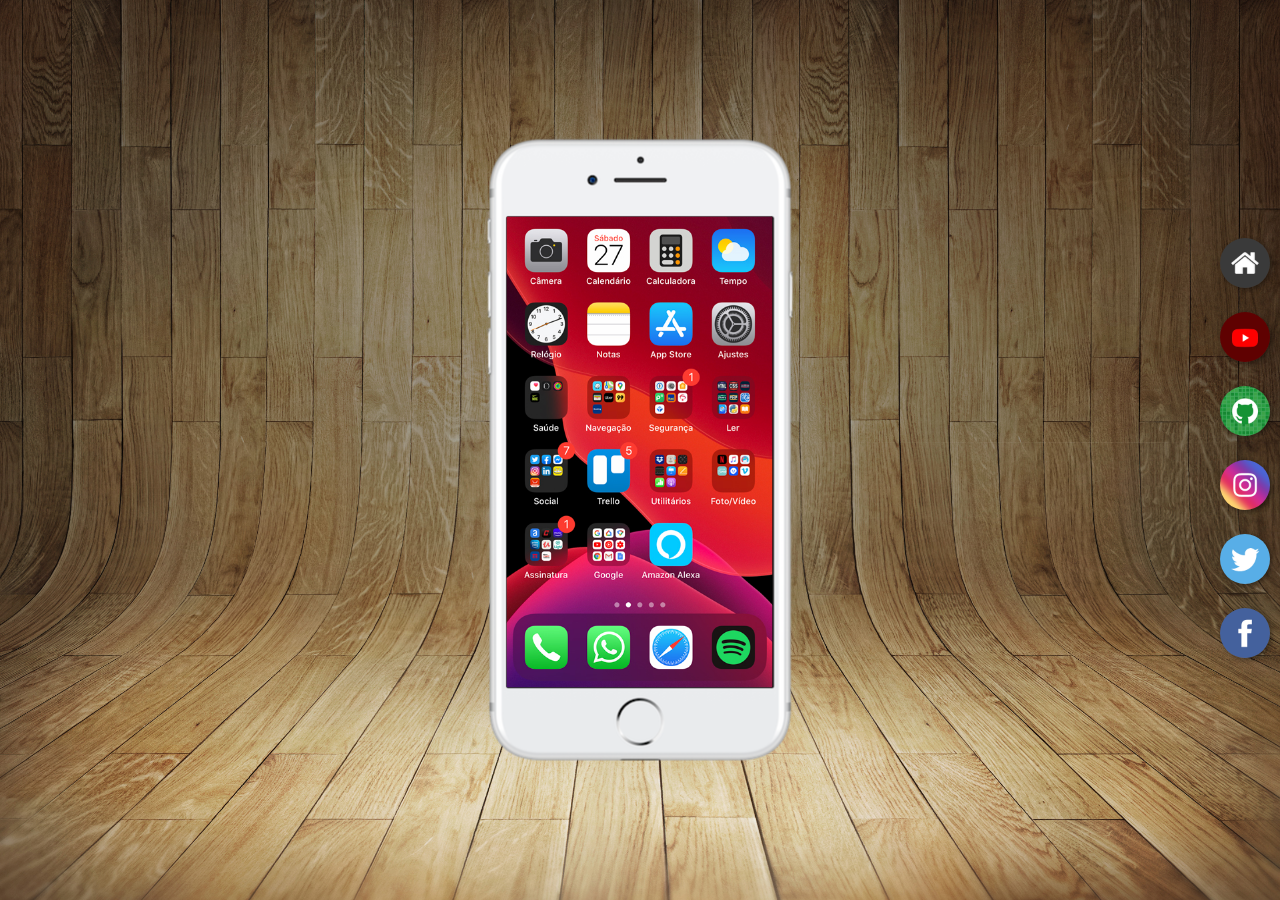
<file: index.html>
<!DOCTYPE html>
<html lang="pt-br">
<head>
    <meta charset="UTF-8">
    <meta http-equiv="X-UA-Compatible" content="IE=edge">
    <meta name="viewport" content="width=device-width, initial-scale=1.0">
    <link rel="shortcut icon" href="favicon.ico" type="image/x-icon">
    <link rel="stylesheet" href="estilos/style.css">
    <title>Projeto Redes Sociais</title>
</head>
<body>
    <main>
        <section id="telefone">
            <iframe src="home.html" name="tela" id="tela" frameborder="0"></iframe>
            
        </section>
        <section id="redes-sociais">
            <a href="home.html" target="tela"><img src="imagens/logo-home.jpg" alt="Home"></a><br>
            <a href="youtube.html" target="tela"><img src="imagens/logo-youtube.jpg" alt="YouTube"></a><br>
            <a href="github.html" target="tela"><img src="imagens/logo-github.jpg" alt="GitHub"></a><br>
            <a href="instagram.html" target="tela"><img src="imagens/logo-instagram.jpg" alt="Instagram"></a><br>
            <a href="twitter.html" target="tela"><img src="imagens/logo-twitter.jpg" alt="Twitter"></a><br>
            <a href="facebook.html" target="tela"><img src="imagens/logo-facebook.jpg" alt="Facebook"></a>
        </section>
    </main>
</body>
</html>
</file>
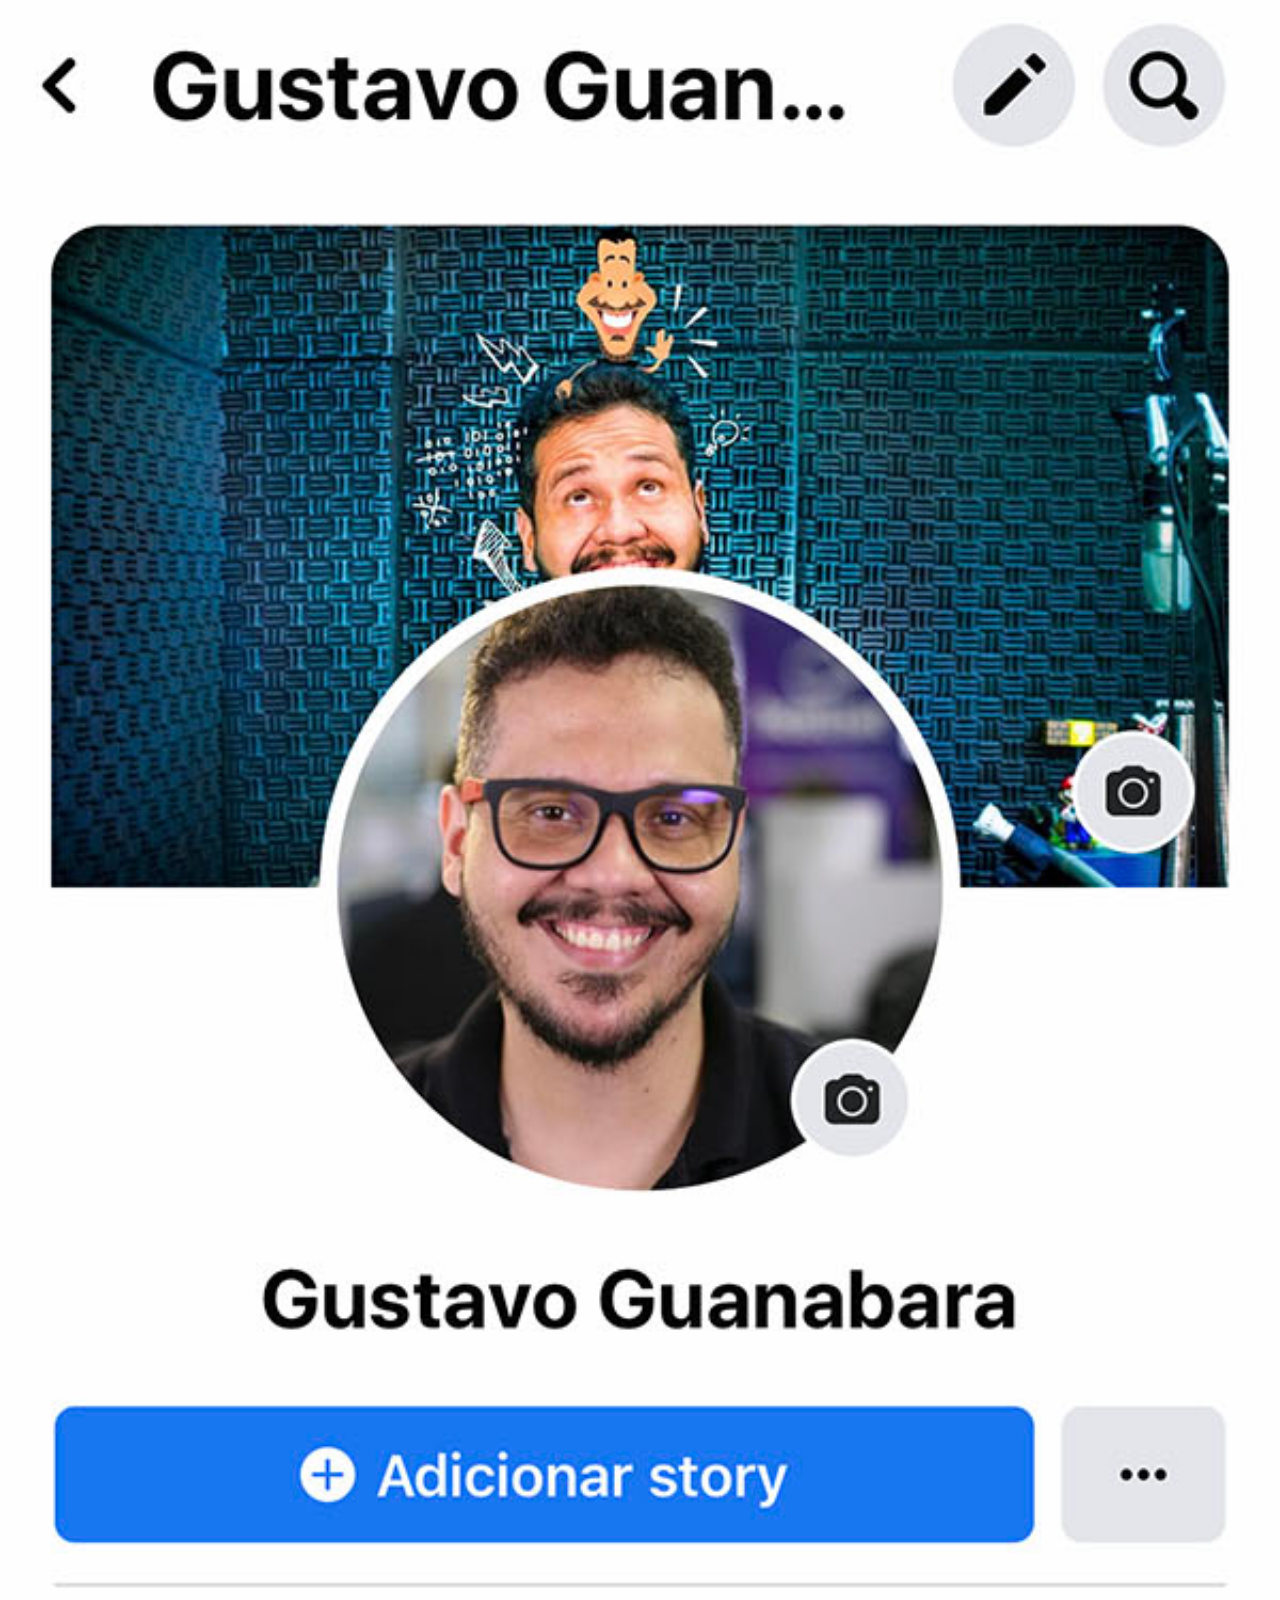
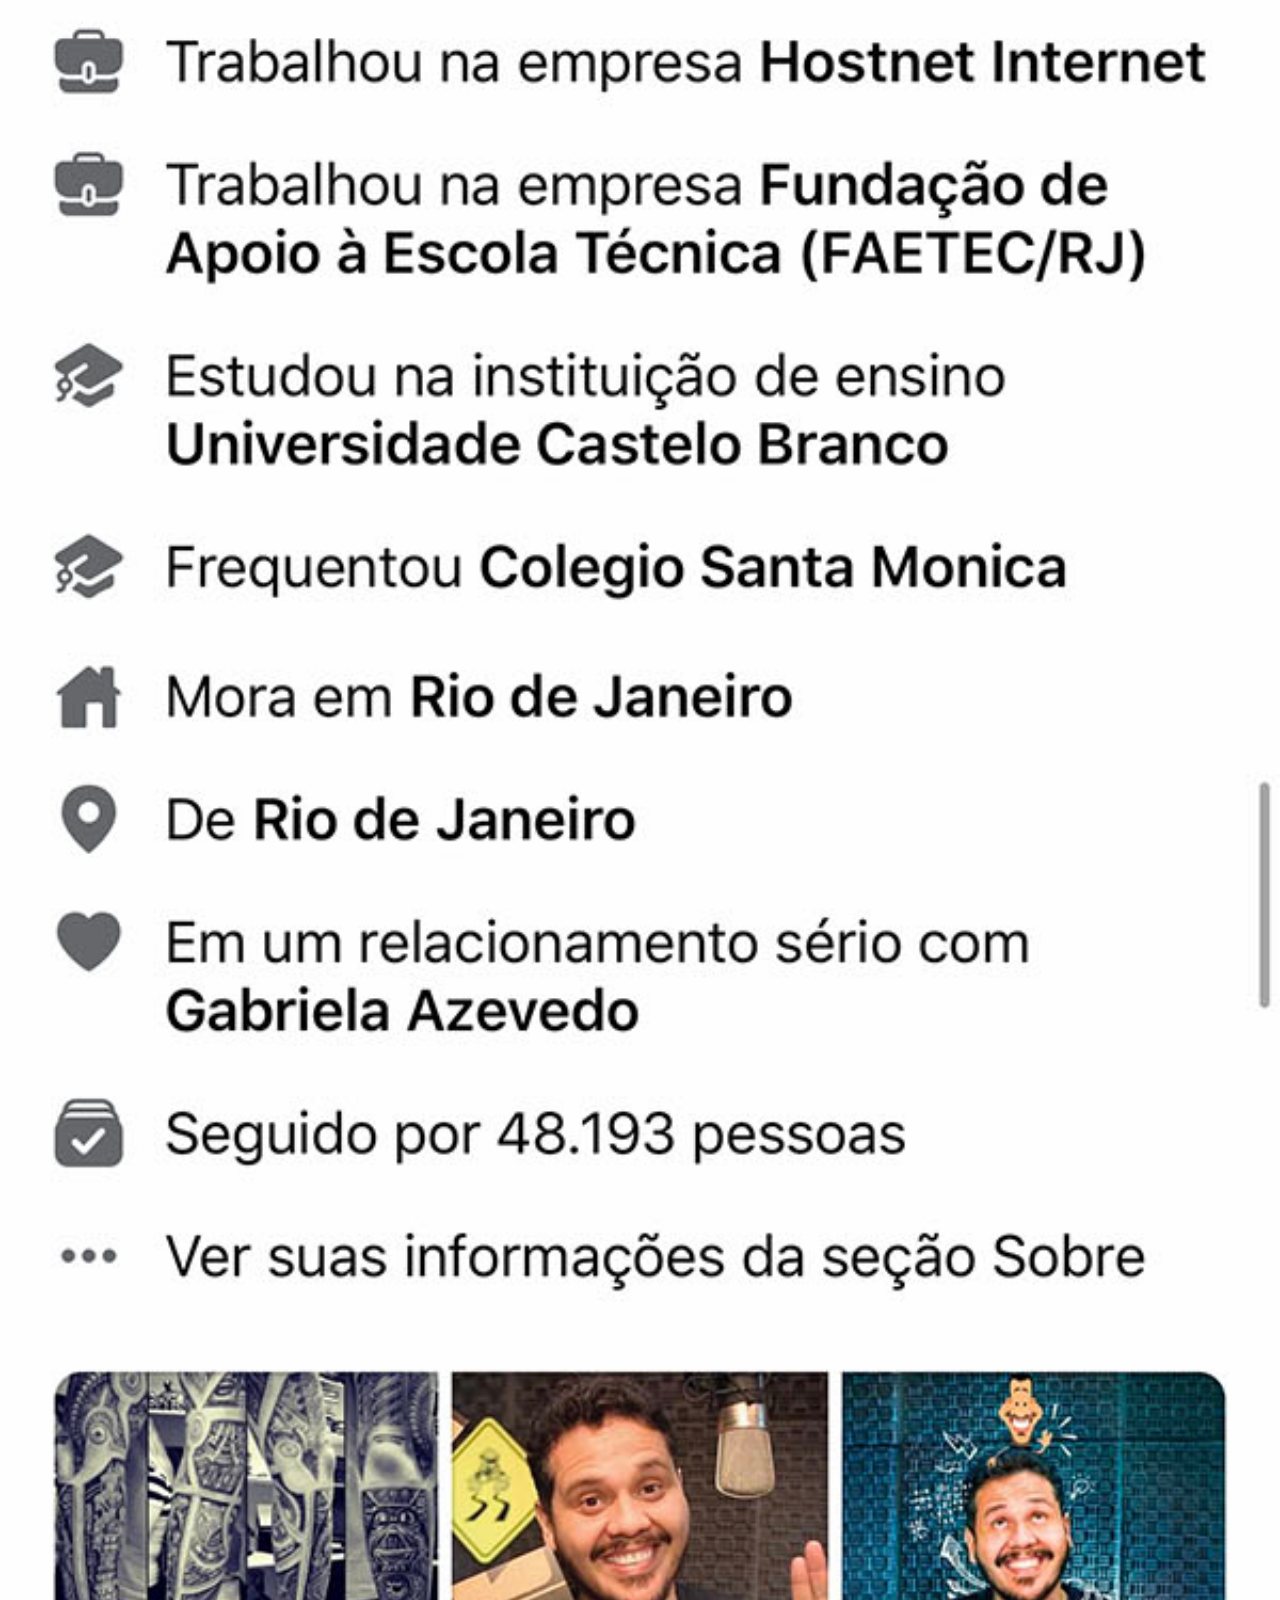
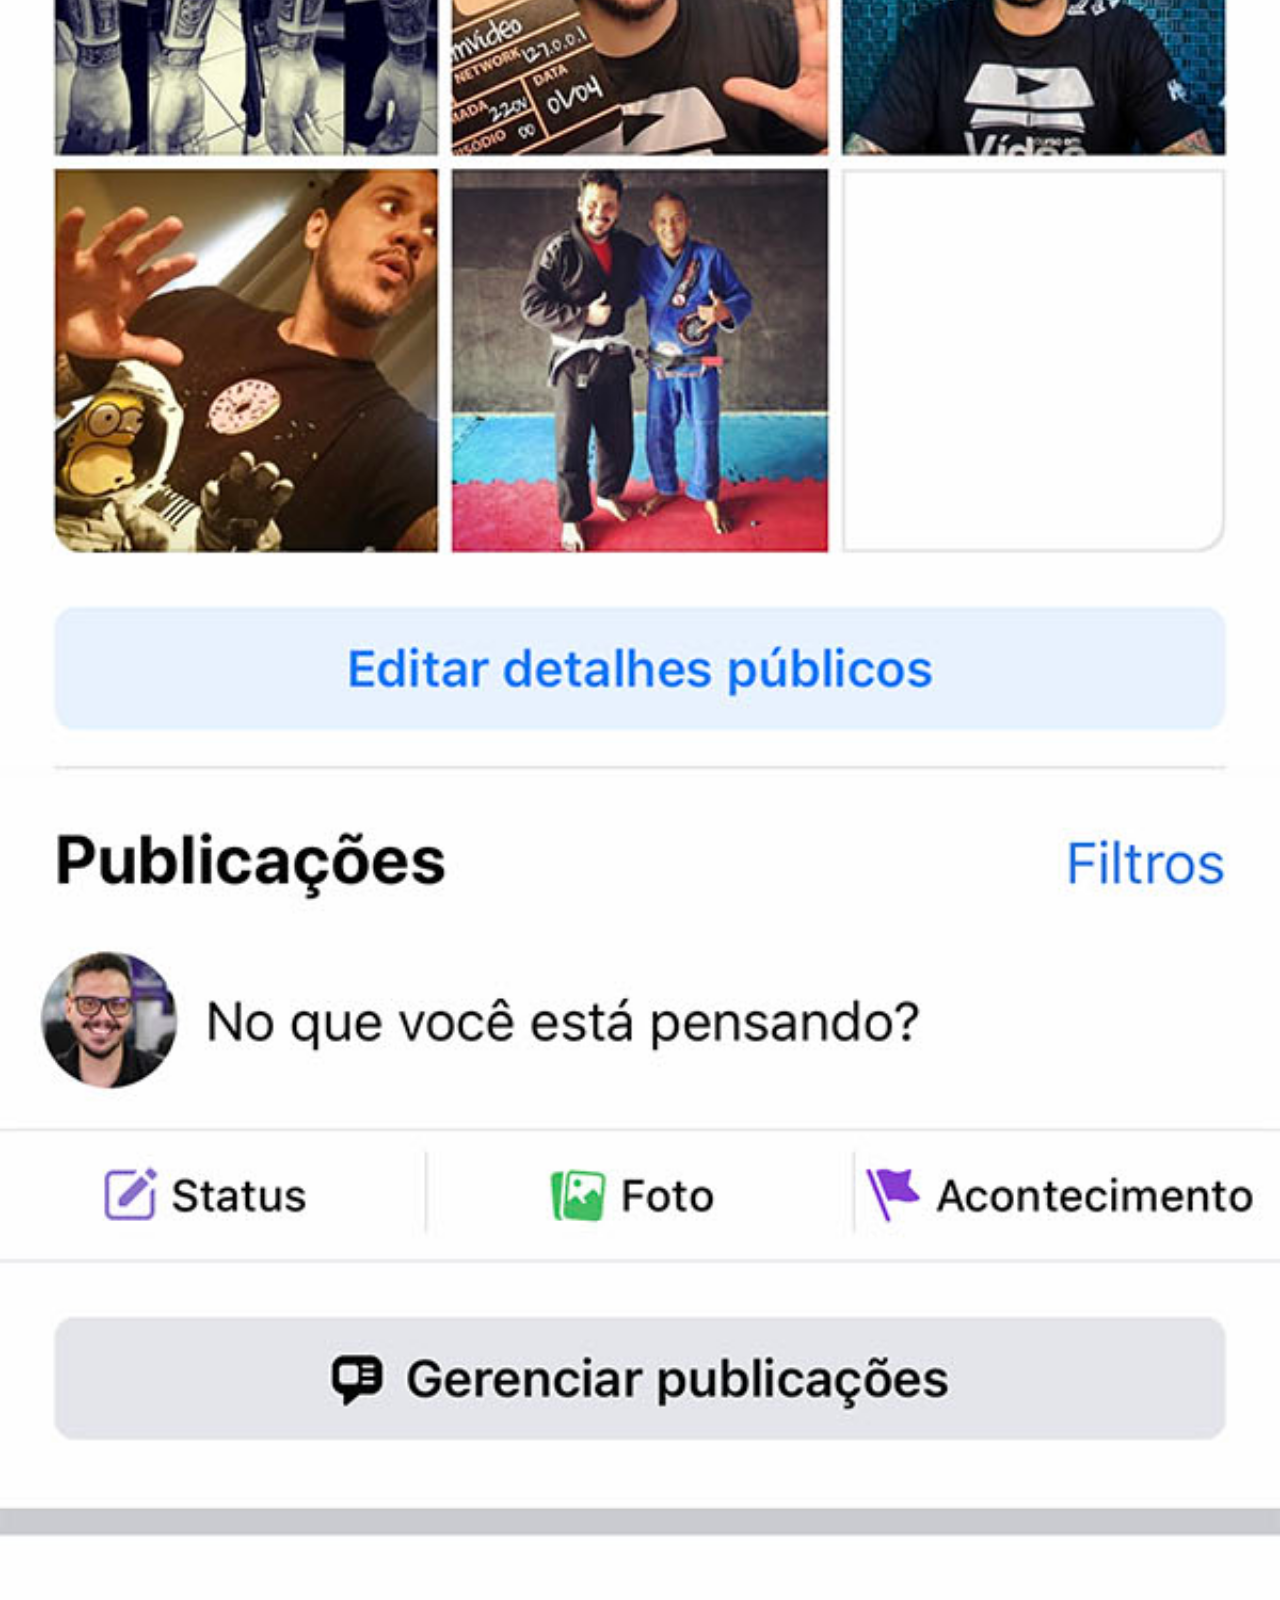
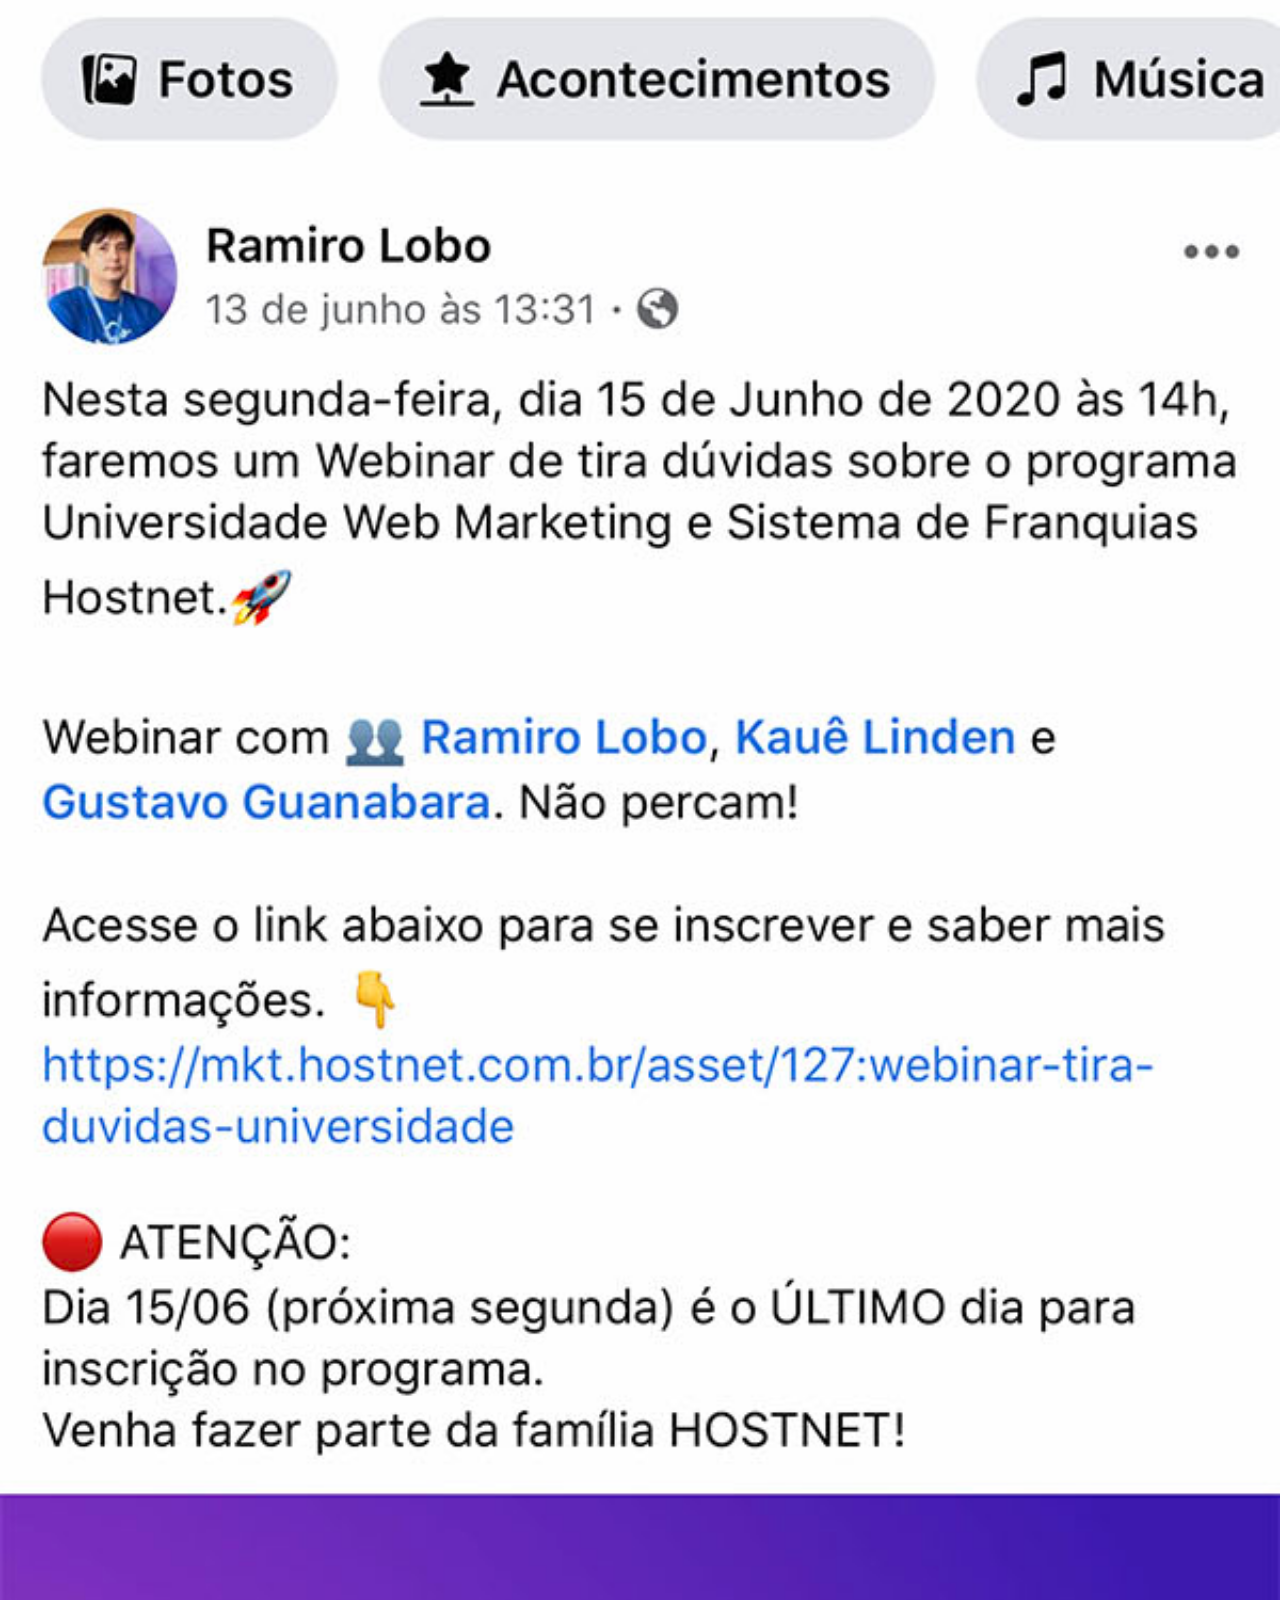
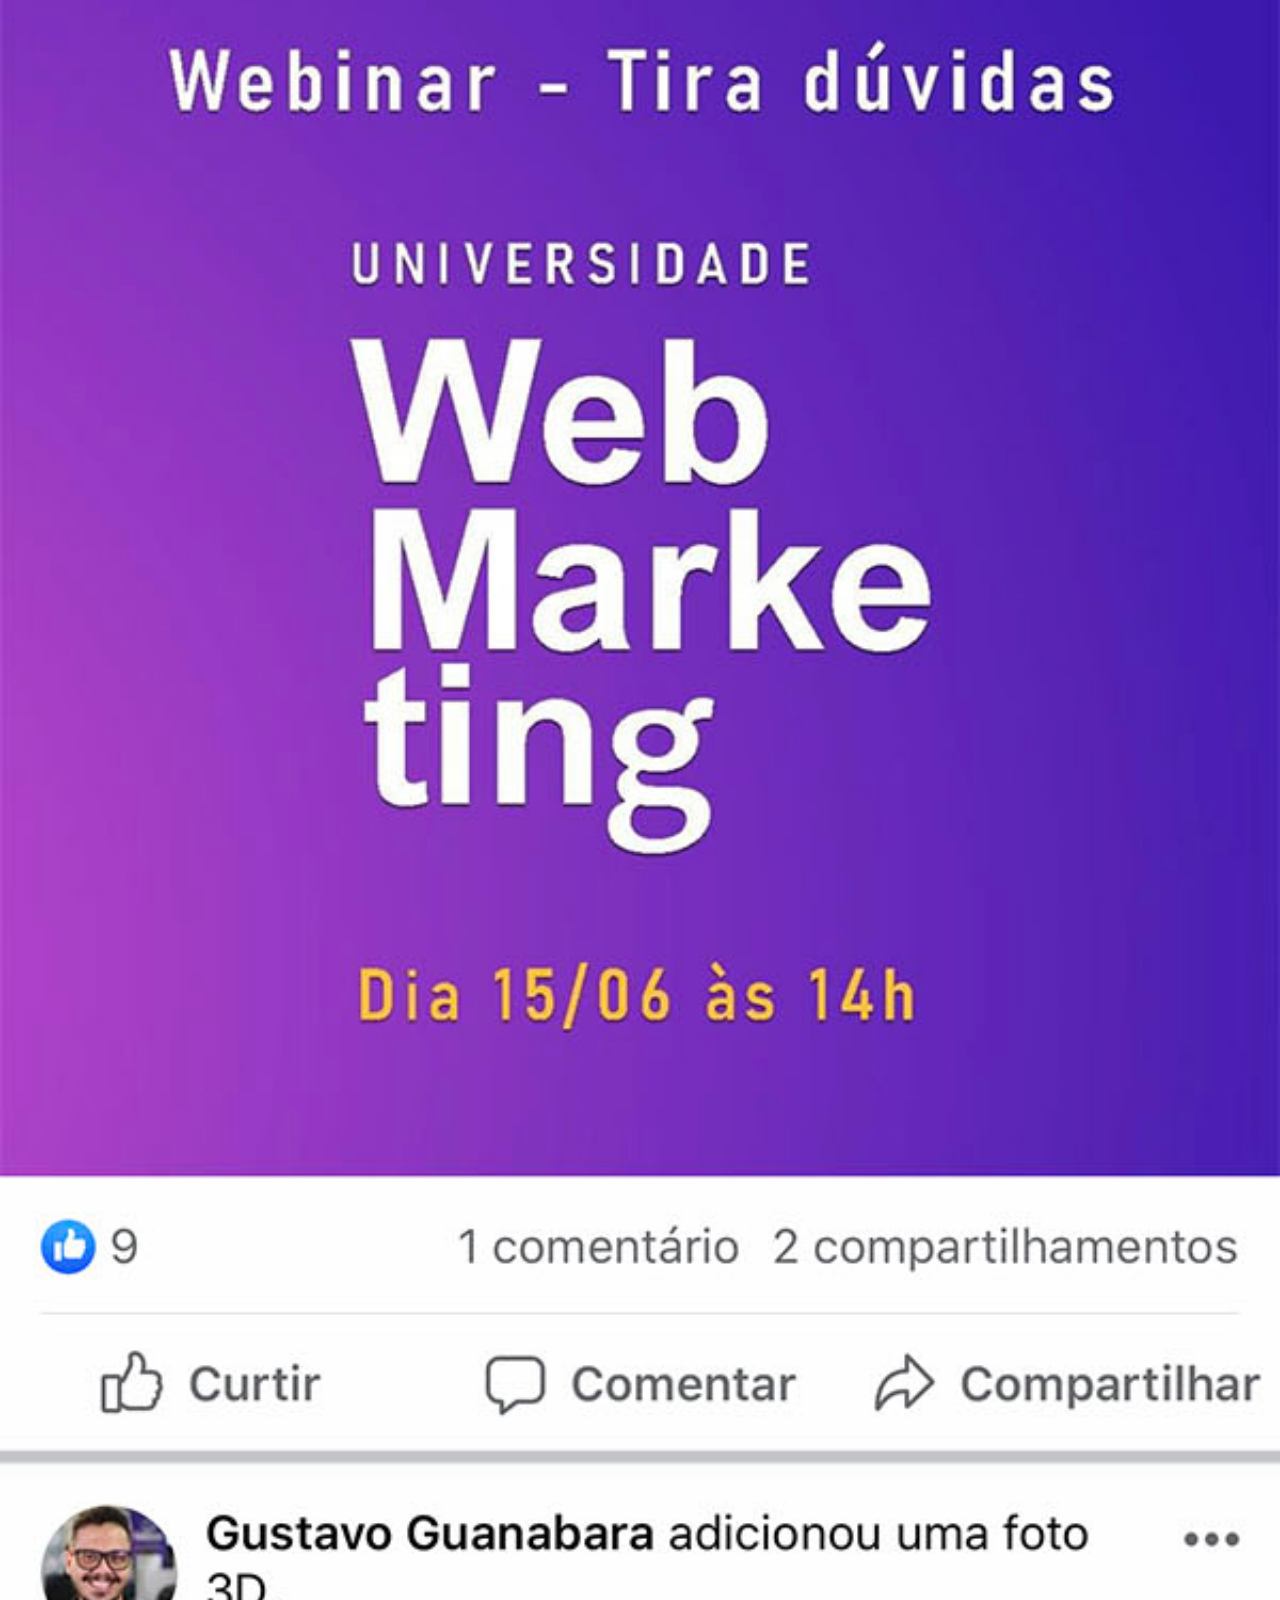
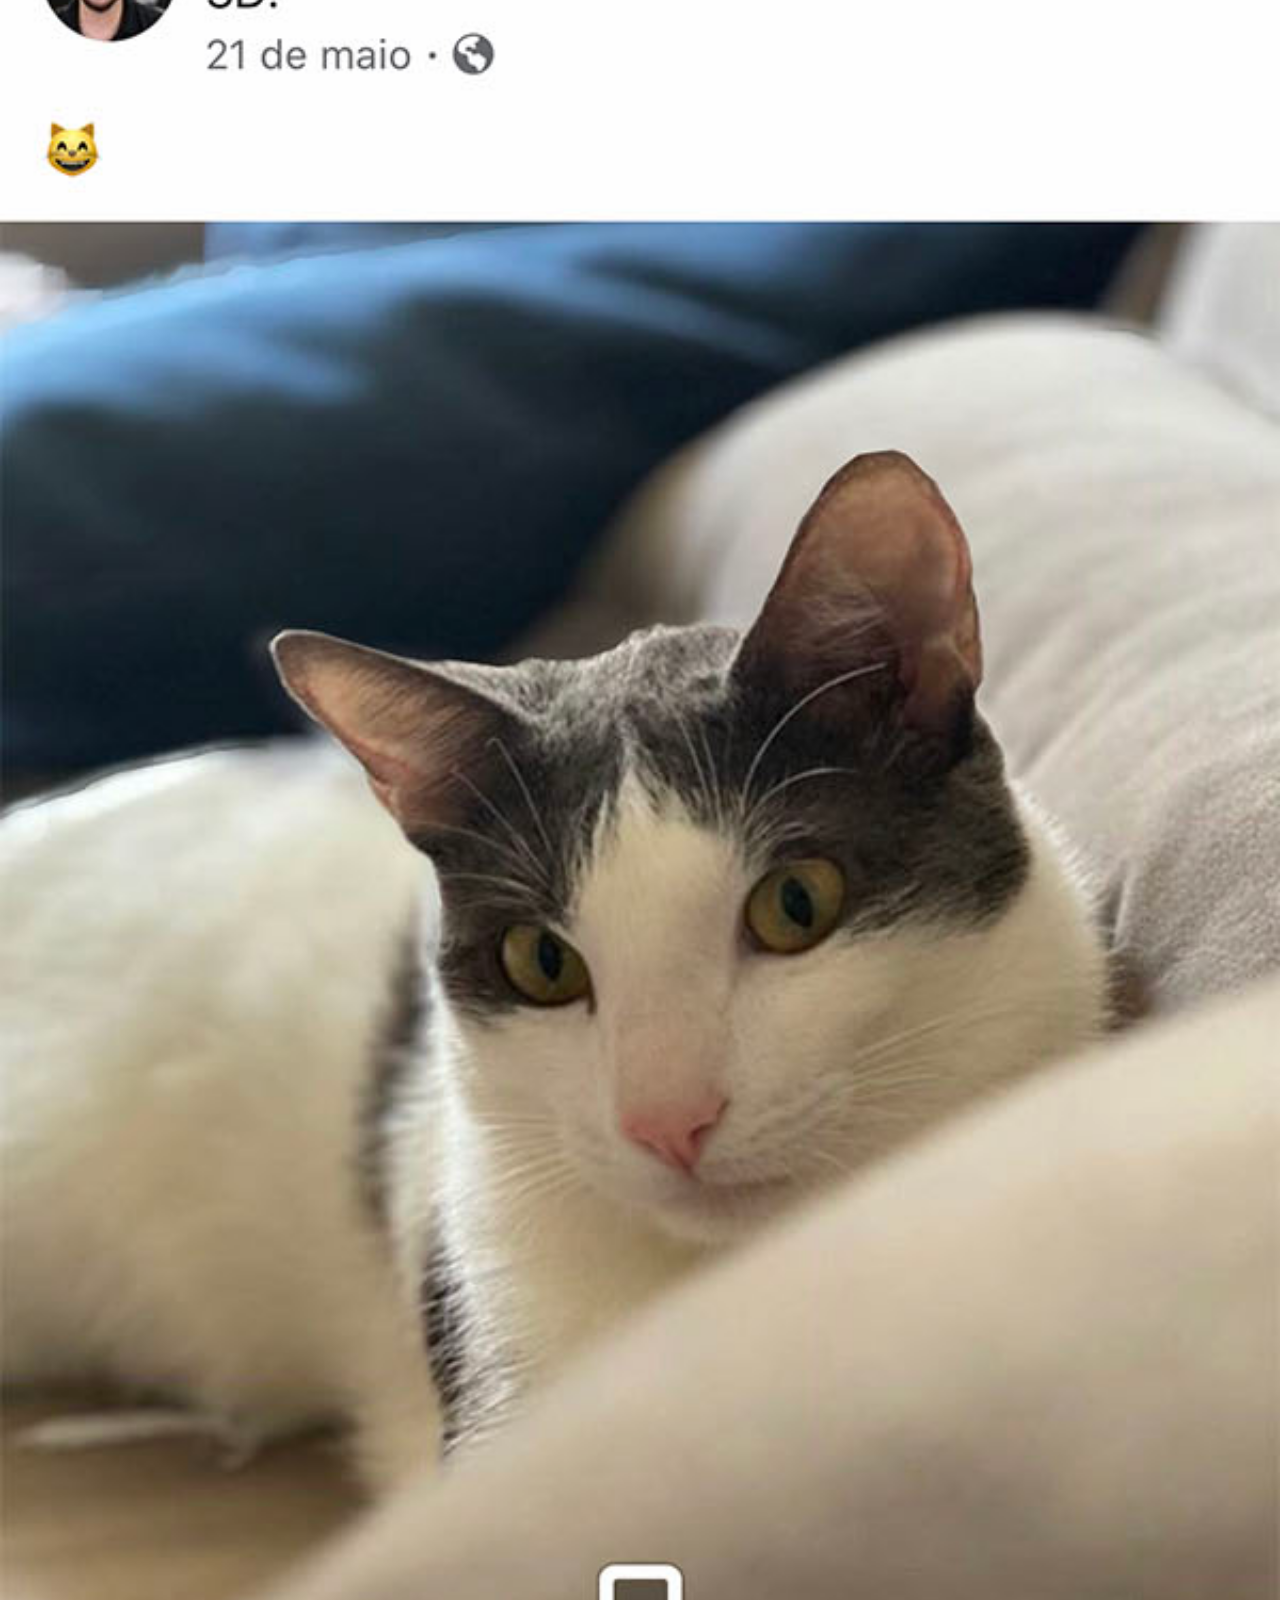
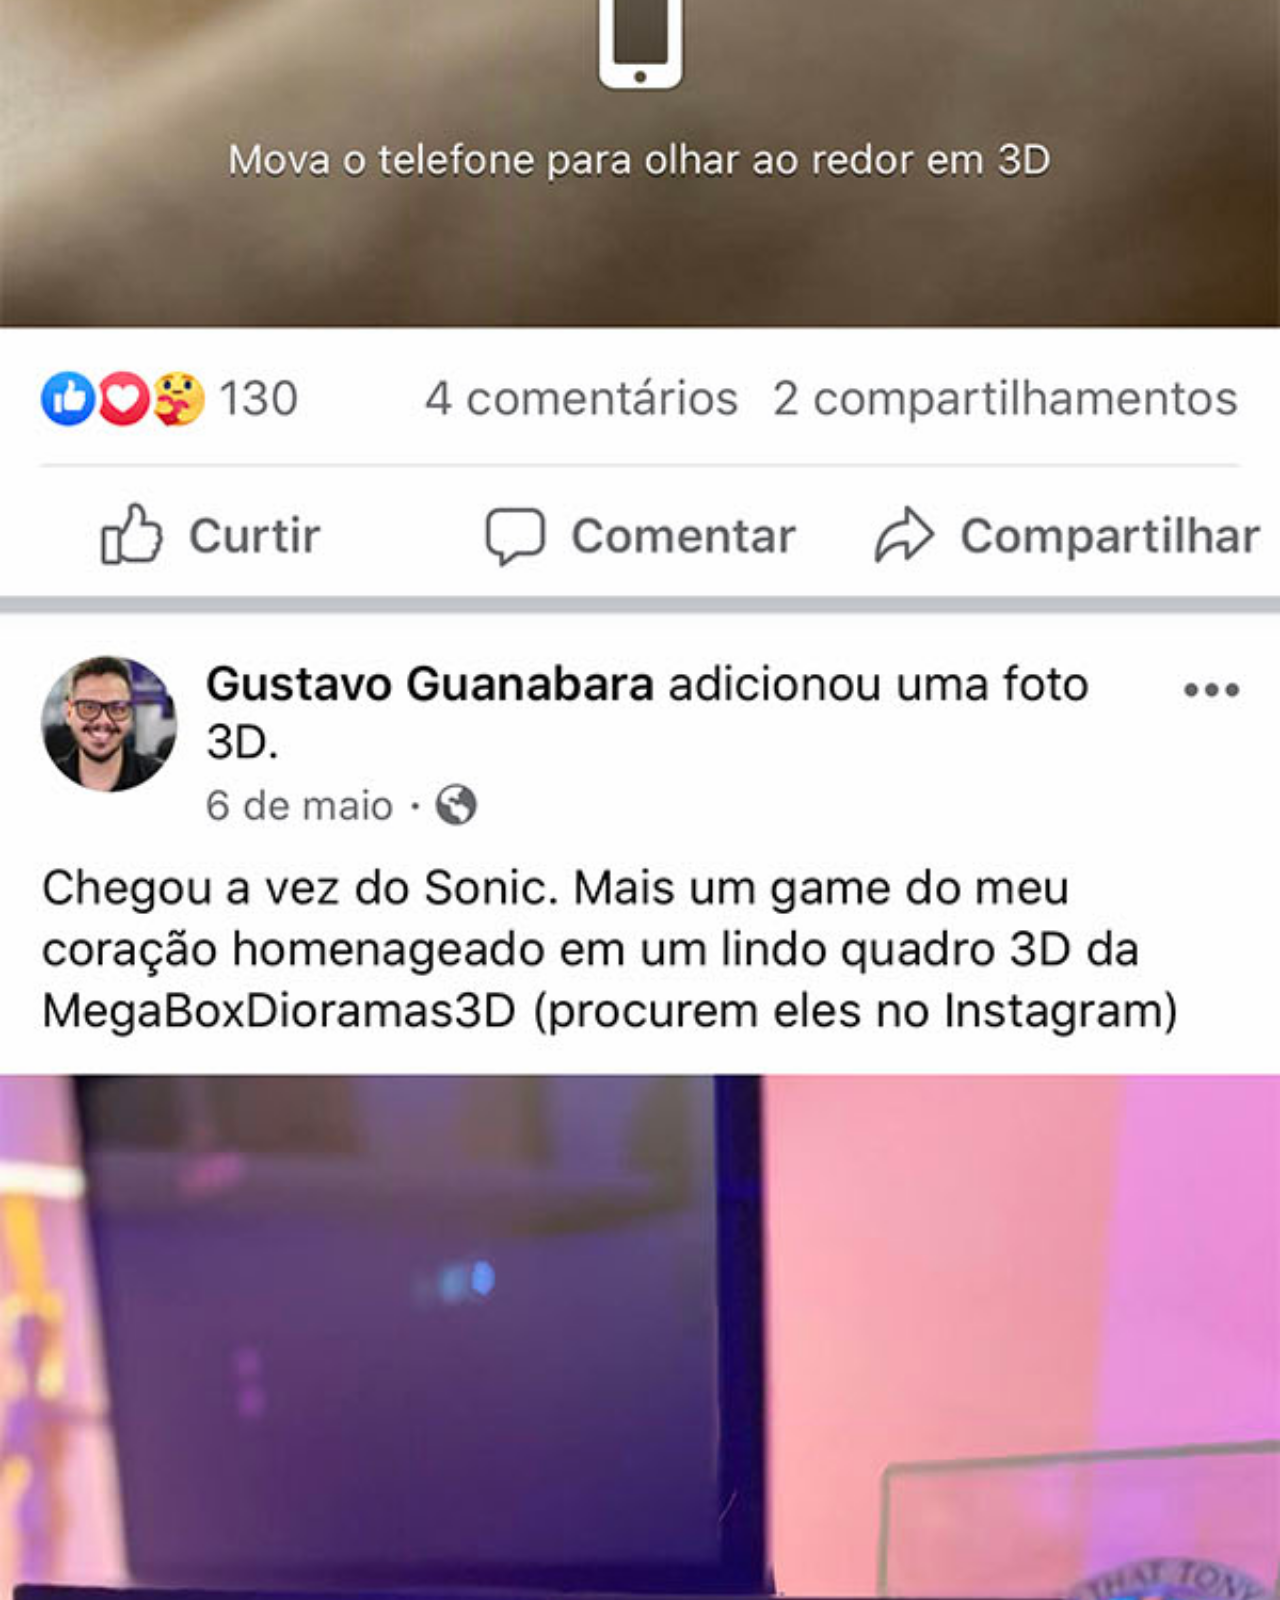
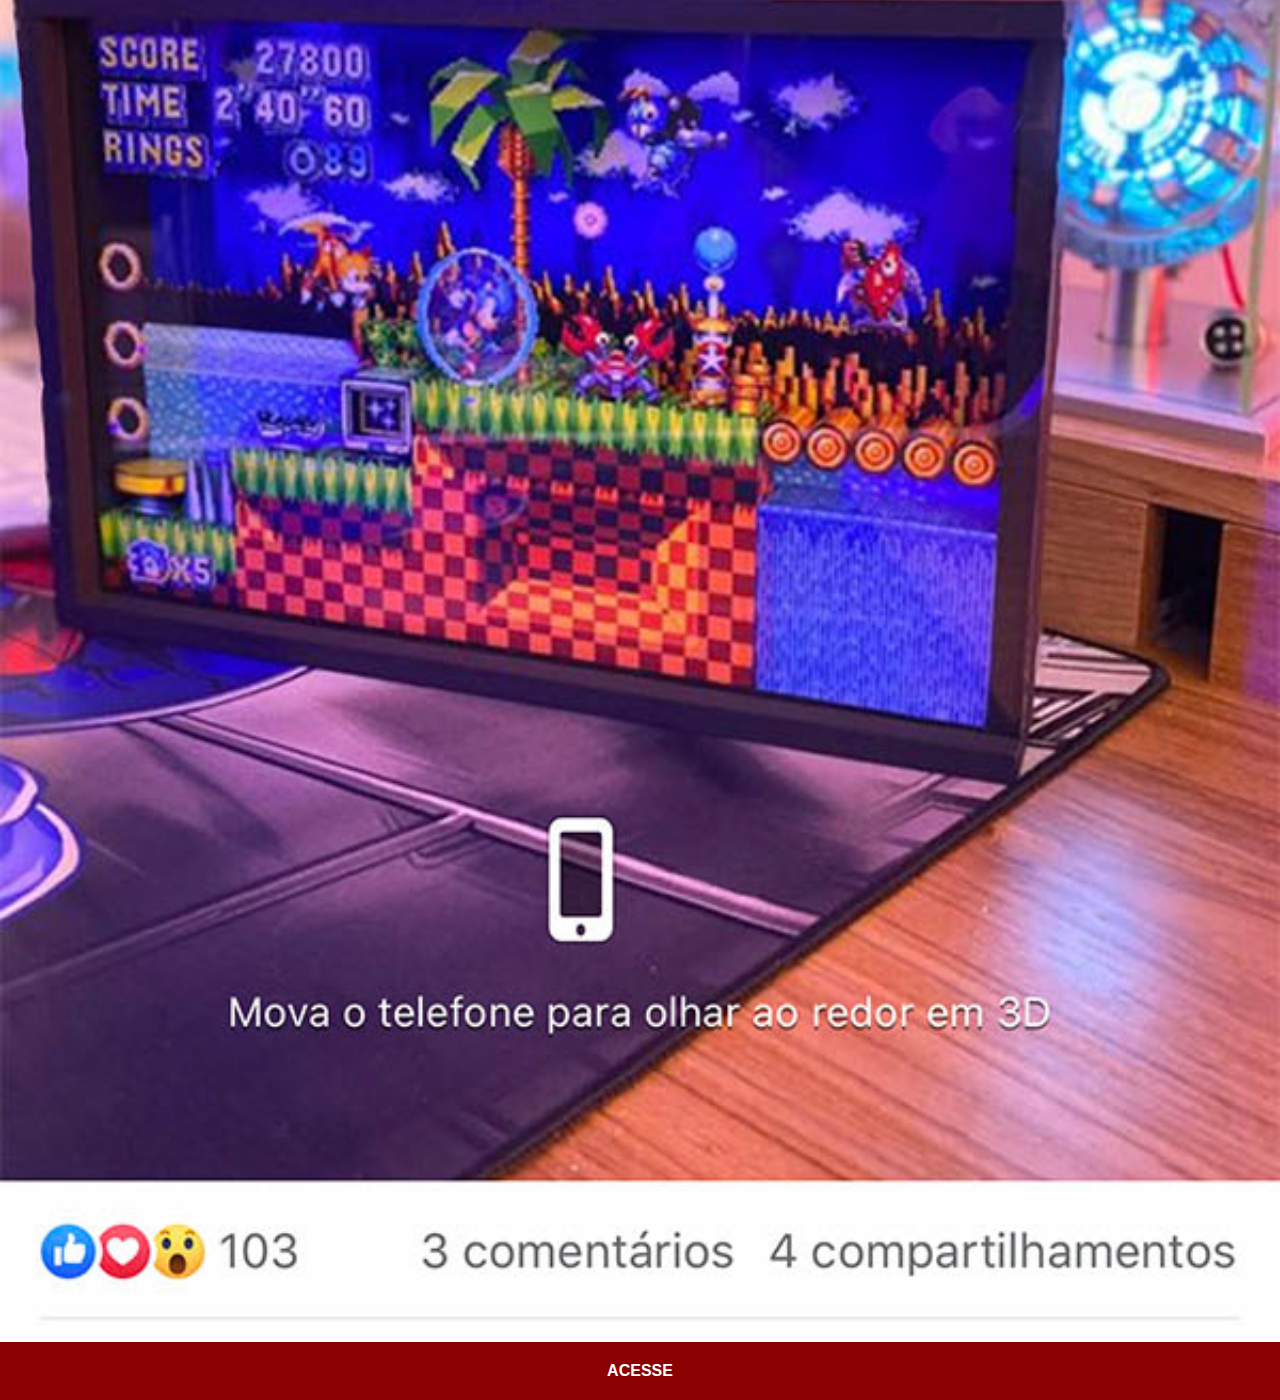
<file: facebook.html>
<!DOCTYPE html>
<html lang="pt-br">
<head>
    <meta charset="UTF-8">
    <meta http-equiv="X-UA-Compatible" content="IE=edge">
    <meta name="viewport" content="width=device-width, initial-scale=1.0">
    <title>Facebook</title>
    <link rel="stylesheet" href="estilos/social.css">
</head>
<body>
    <img src="imagens/tela-facebook.jpg" alt="Facebook">
    <a href="#">Acesse</a>
</body>
</html>
</file>
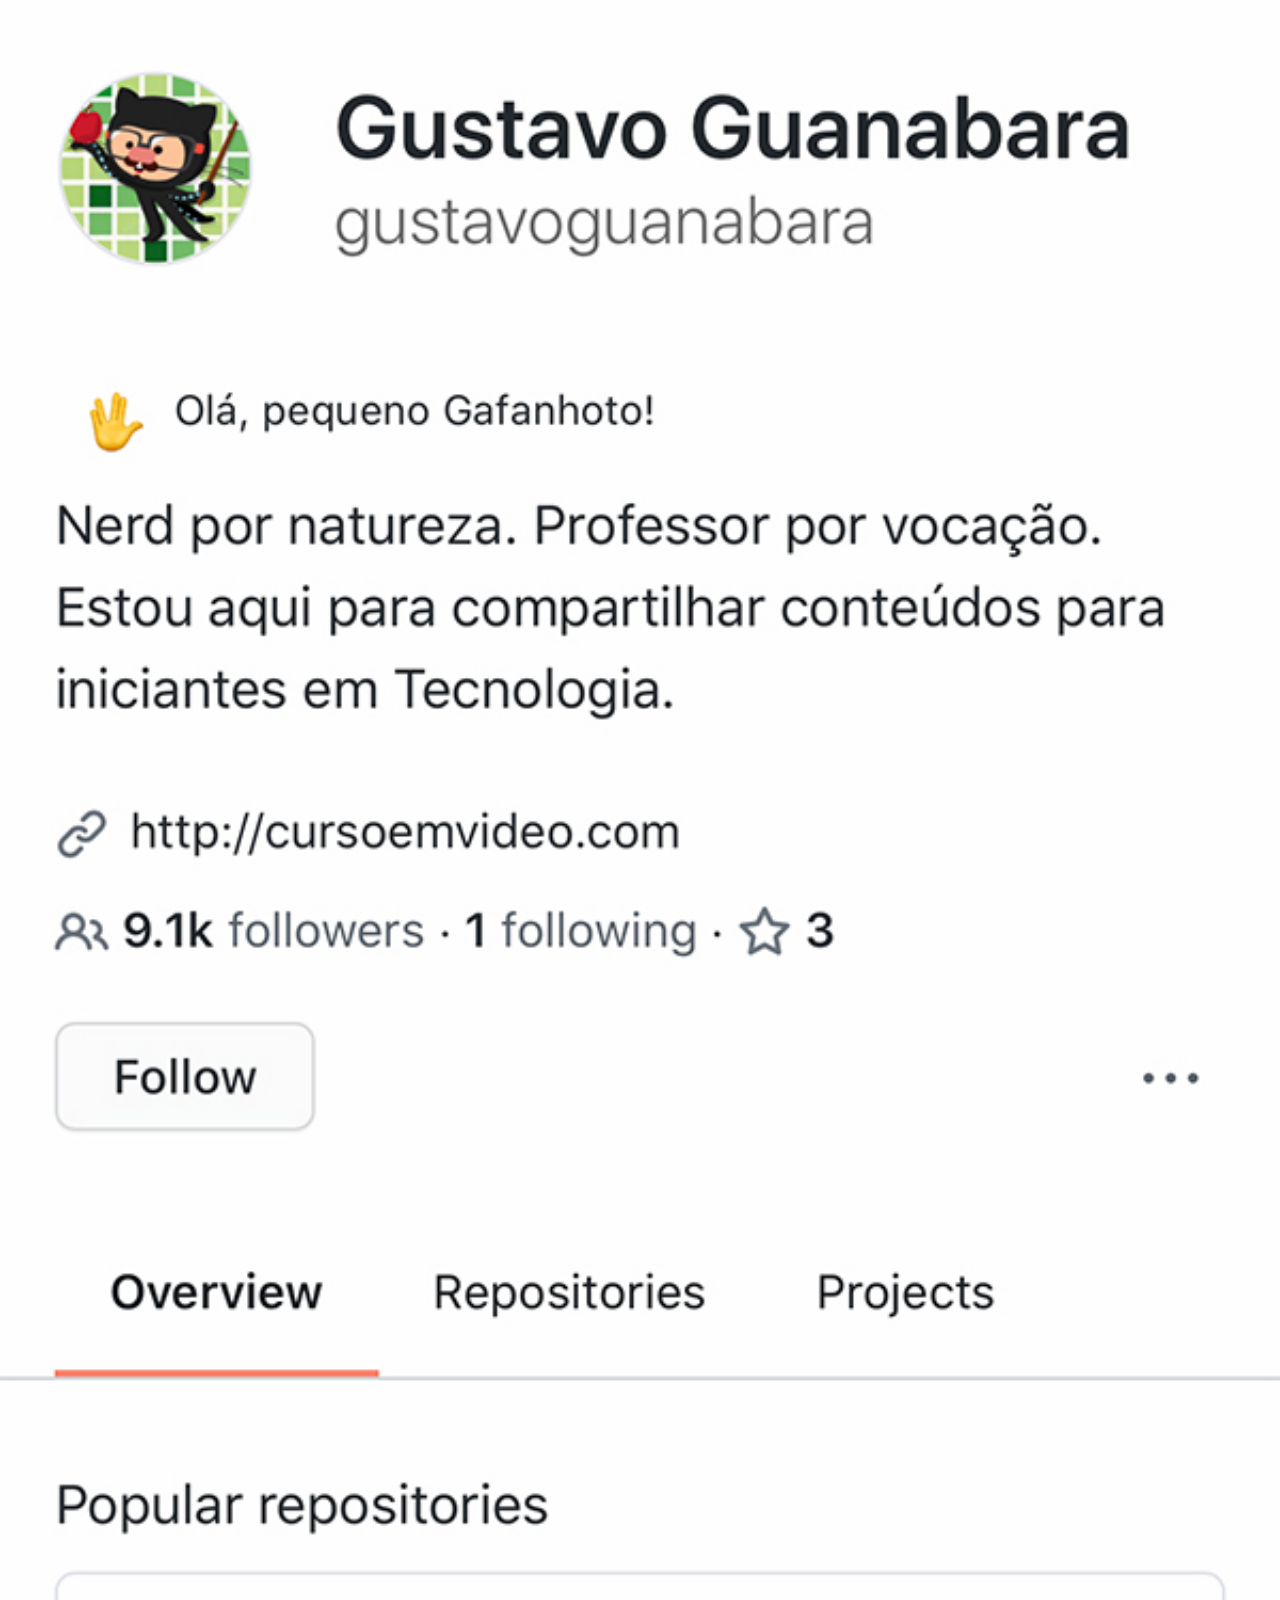
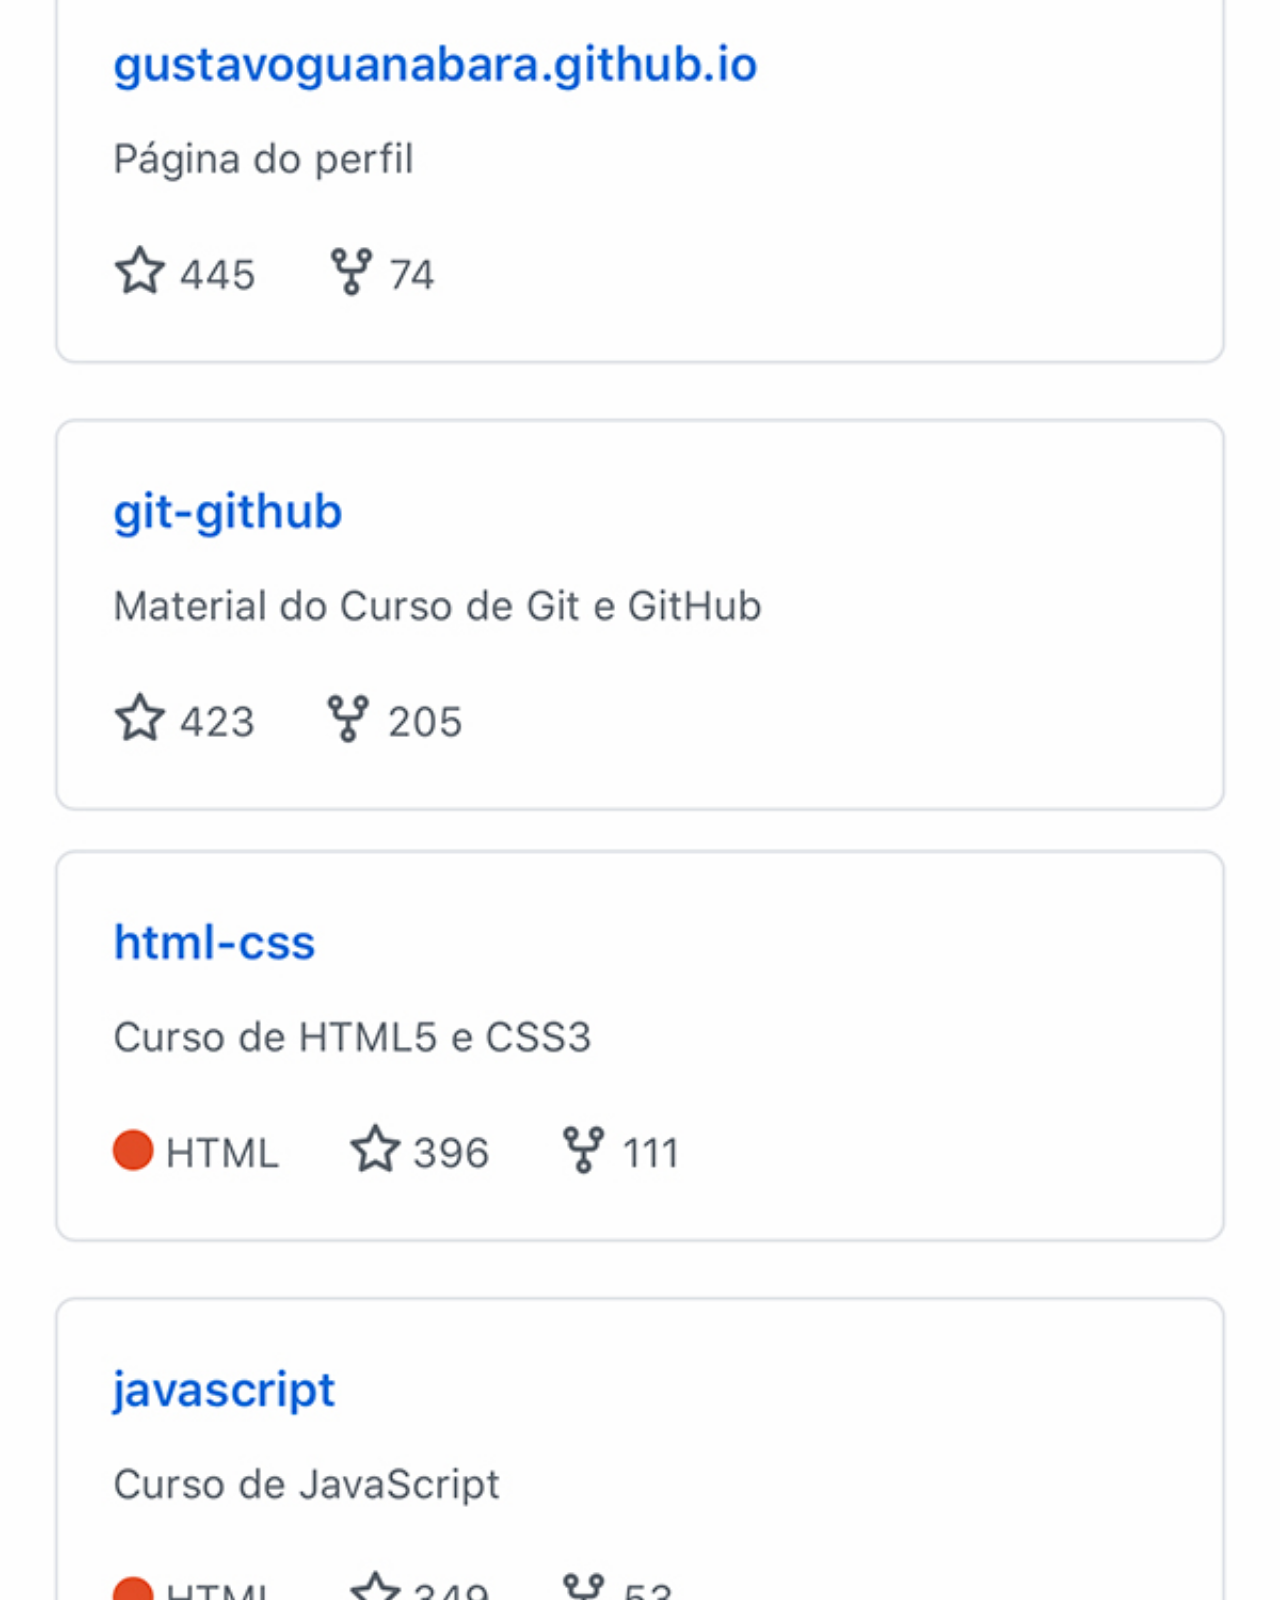
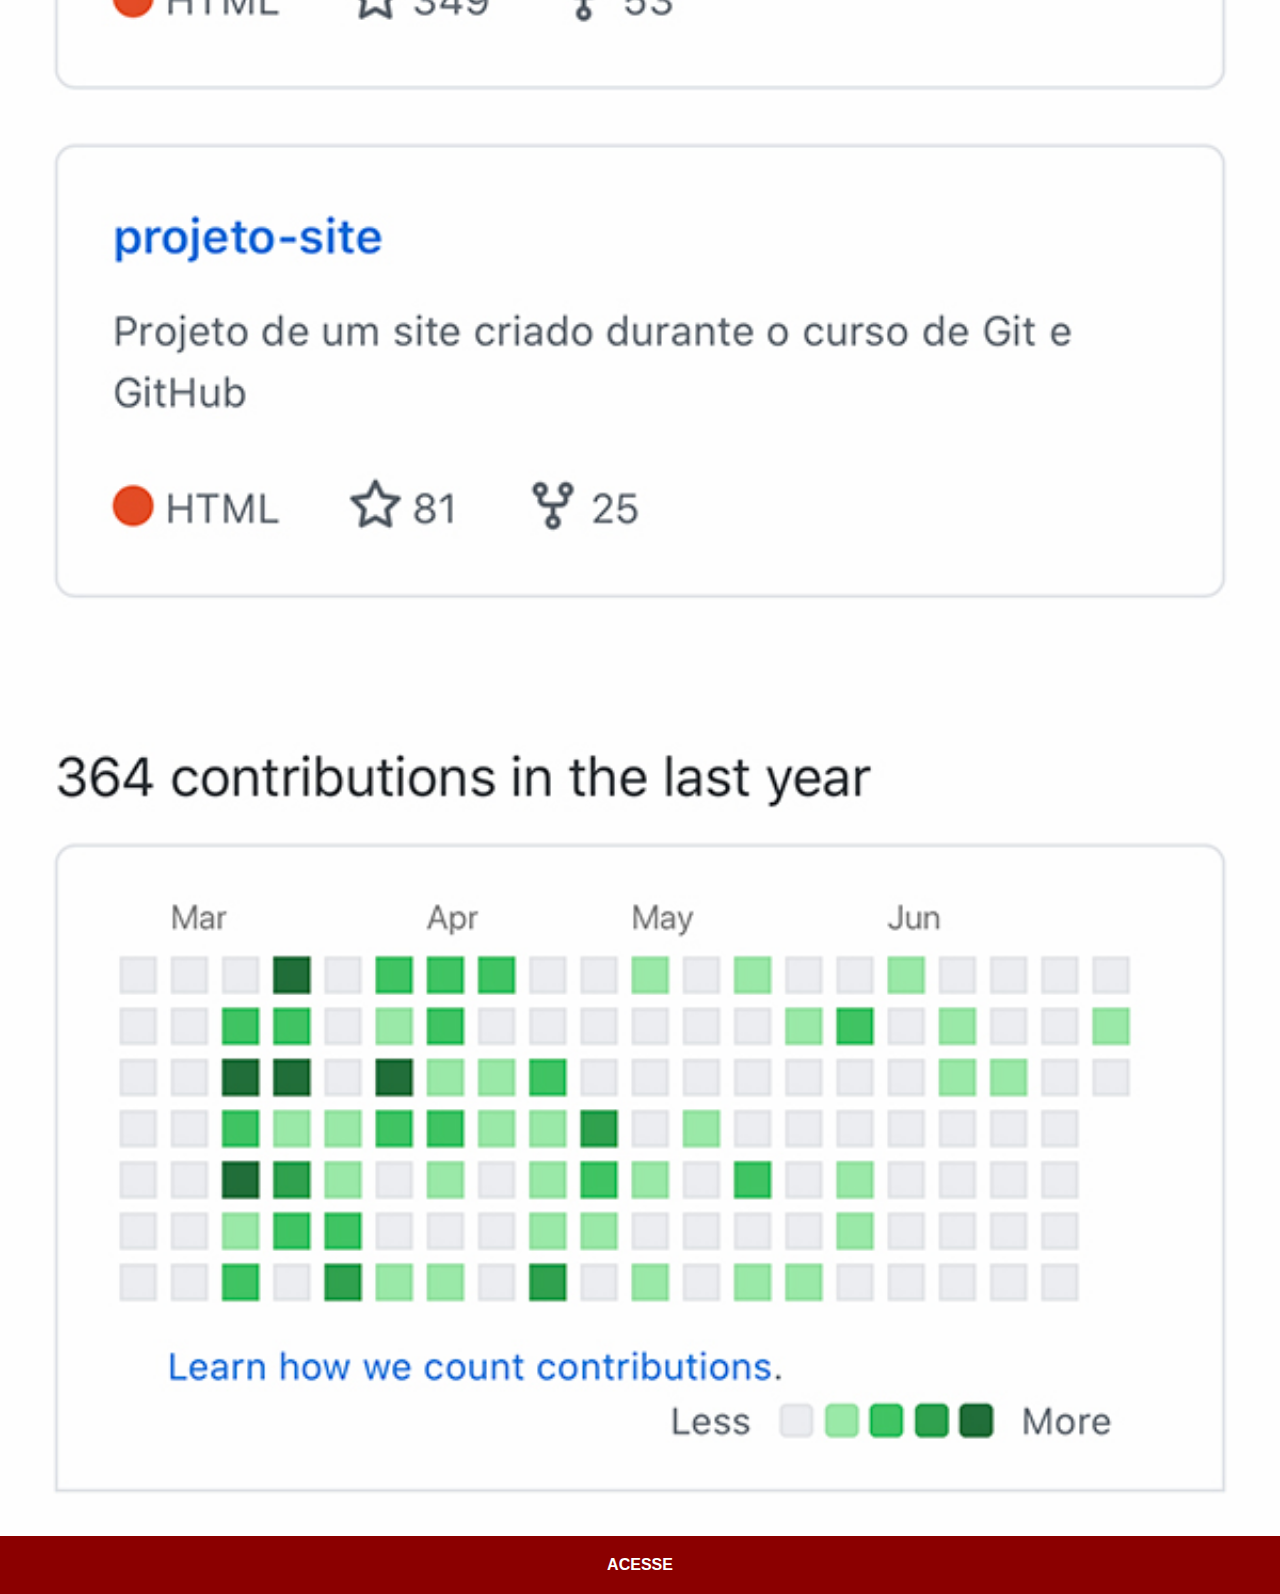
<file: github.html>
<!DOCTYPE html>
<html lang="pt-br">
<head>
    <meta charset="UTF-8">
    <meta http-equiv="X-UA-Compatible" content="IE=edge">
    <meta name="viewport" content="width=device-width, initial-scale=1.0">
    <title>GitHub</title>
    <link rel="stylesheet" href="estilos/social.css">
</head>
<body>
    <img src="imagens/tela-github.jpg" alt="Github">
    <a href="#">Acesse</a>
</body>
</html>
</file>
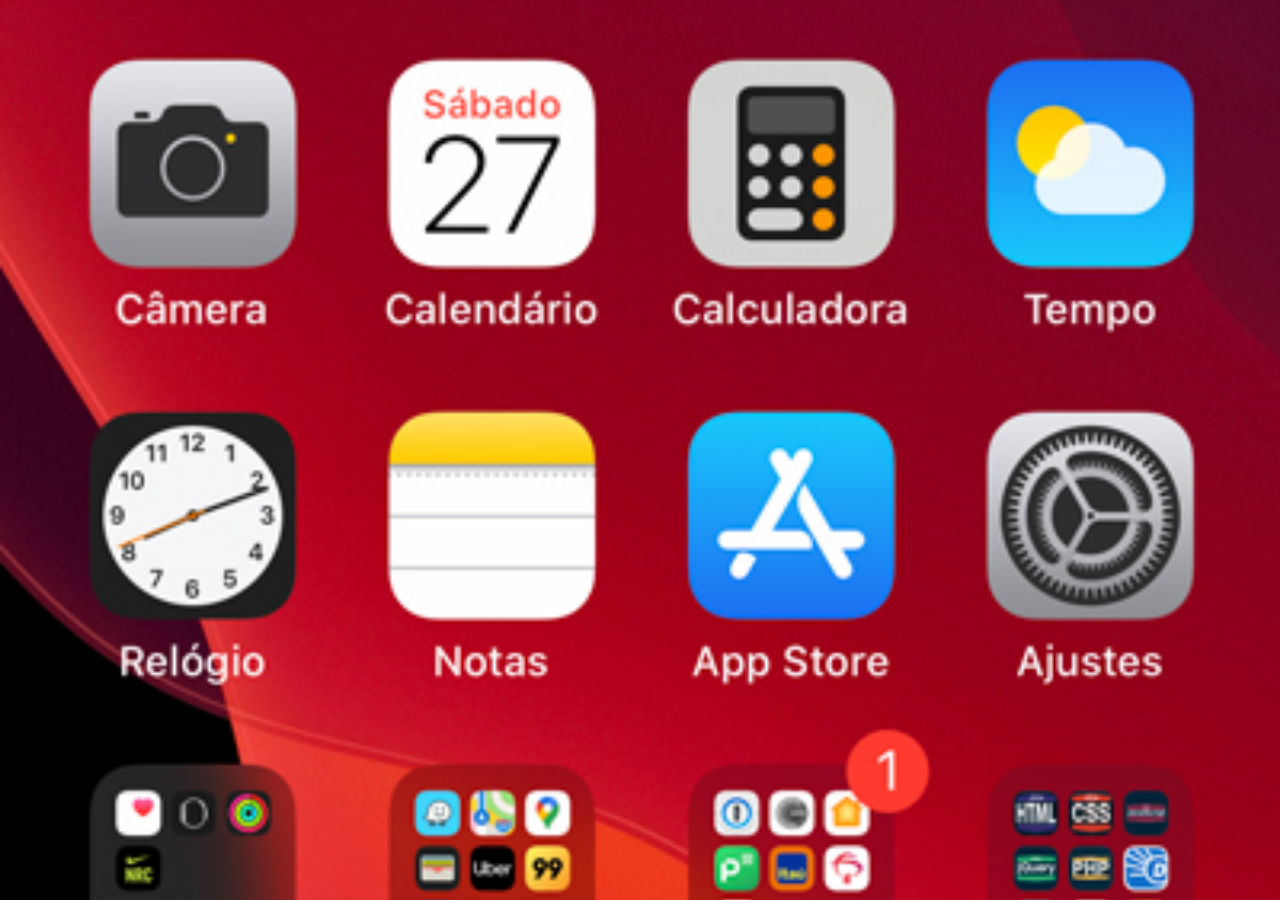
<file: home.html>
<!DOCTYPE html>
<html lang="pt-br">
<head>
    <meta charset="UTF-8">
    <meta http-equiv="X-UA-Compatible" content="IE=edge">
    <meta name="viewport" content="width=device-width, initial-scale=1.0">
    <title>Home</title>
    <style>
        * {
            padding: 0px;
            margin: 0px;
        }

        body {
            width: 100vw;
            height: 100vh;
            background:  black url(imagens/tela-home.jpg) no-repeat top center;
            background-size: cover;
        }
    </style>
</head>
<body>
    
</body>
</html>
</file>
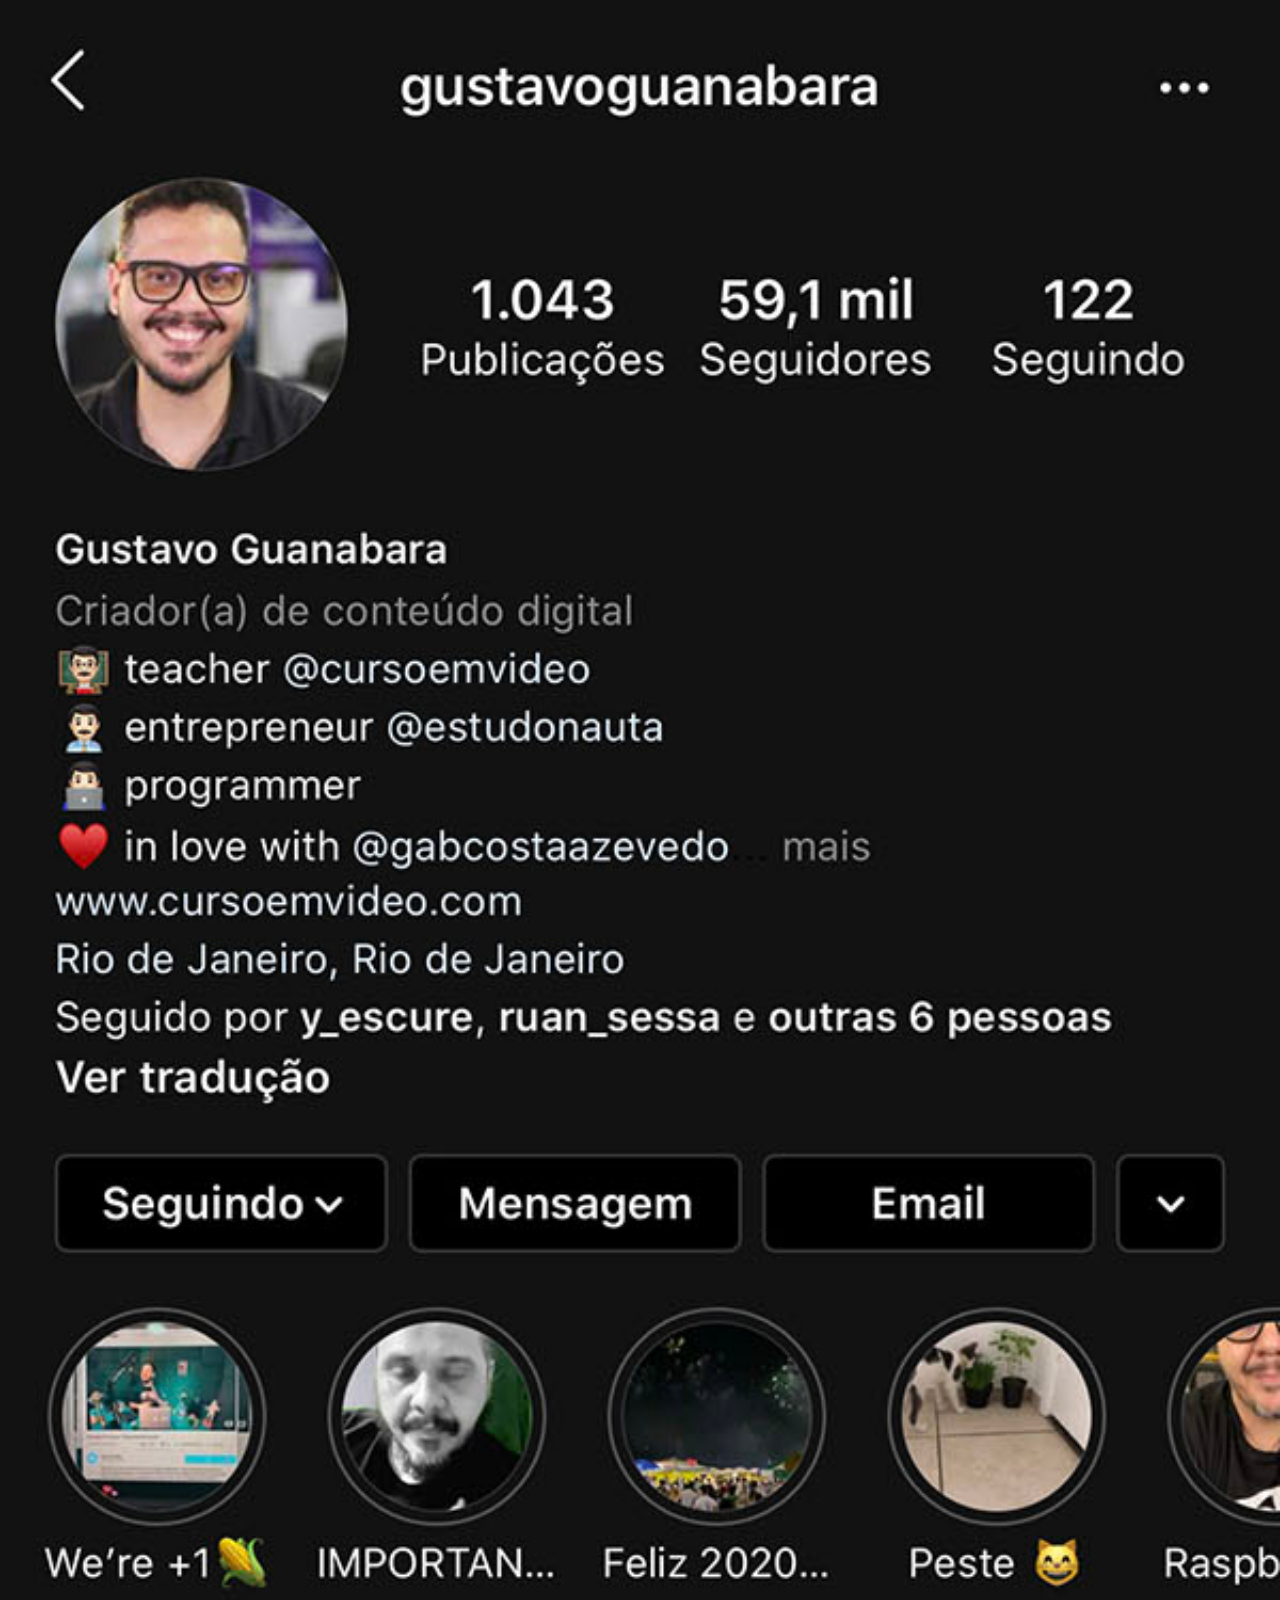
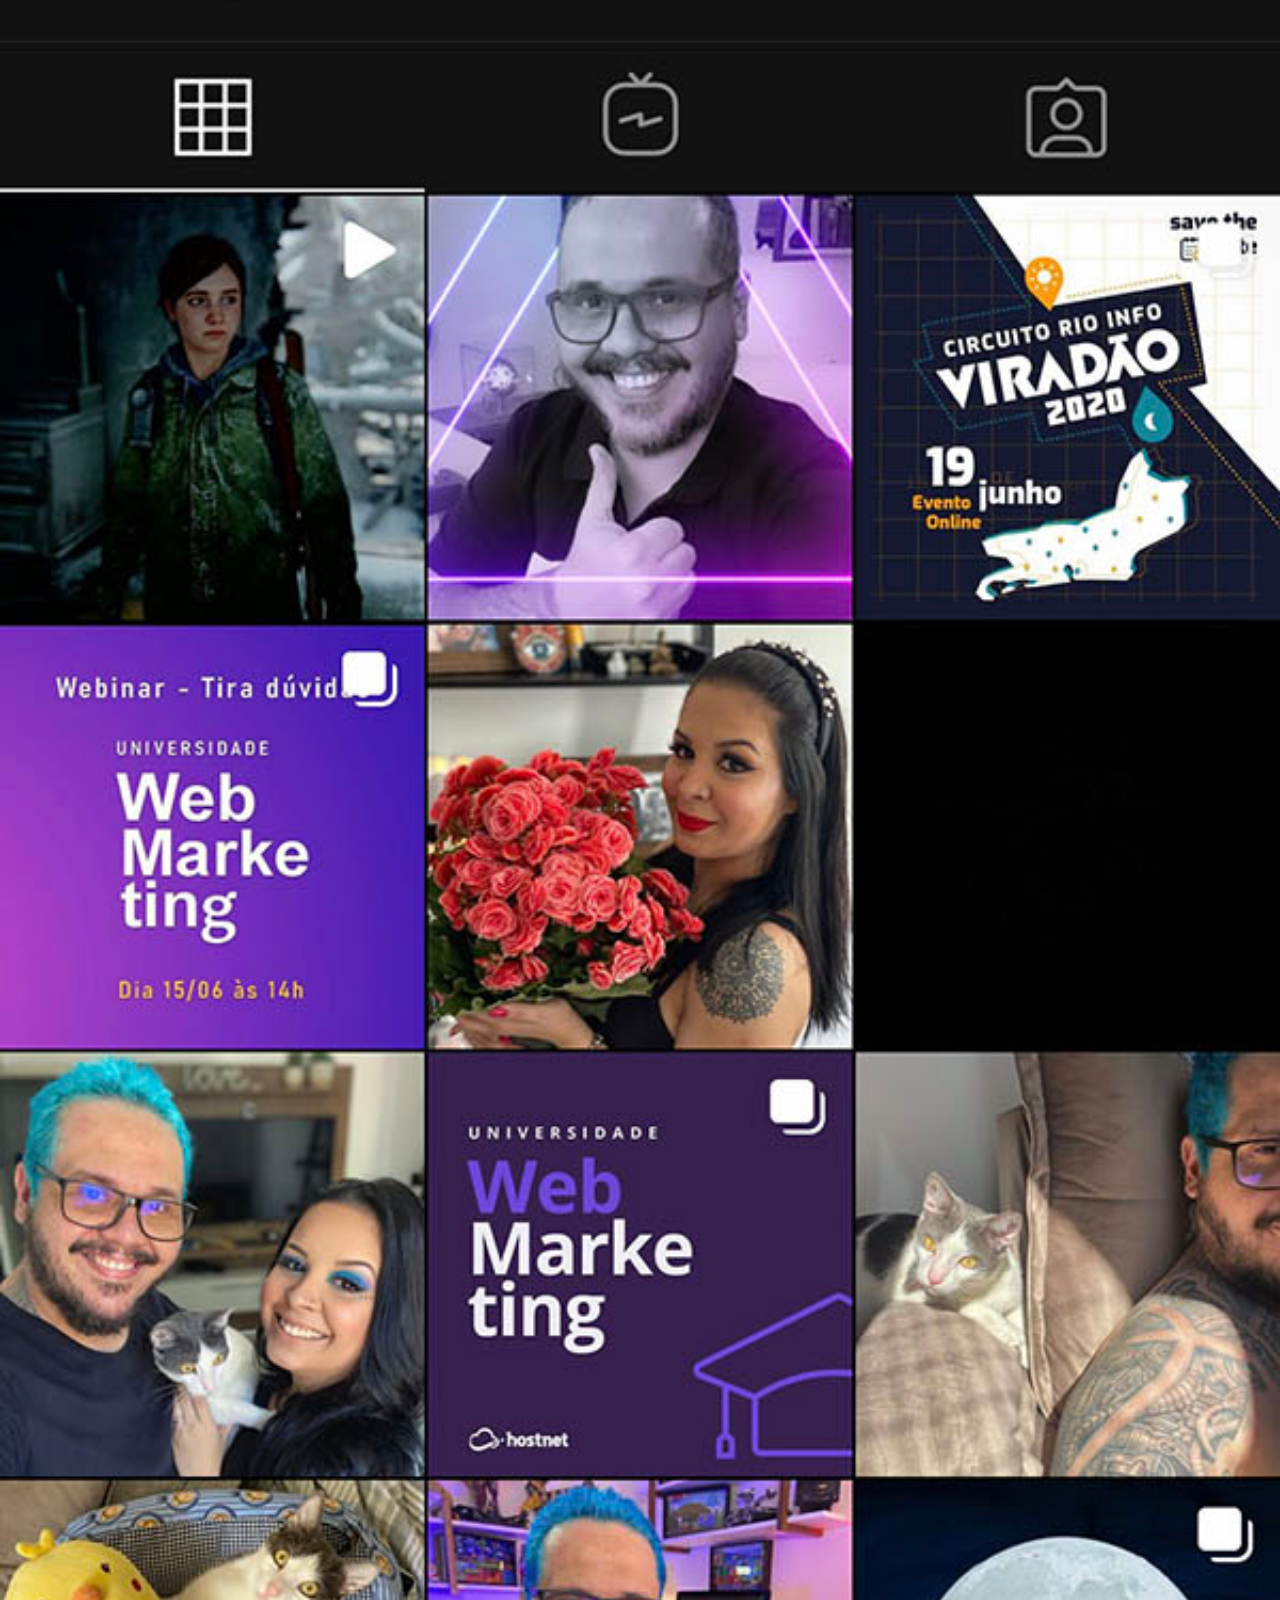
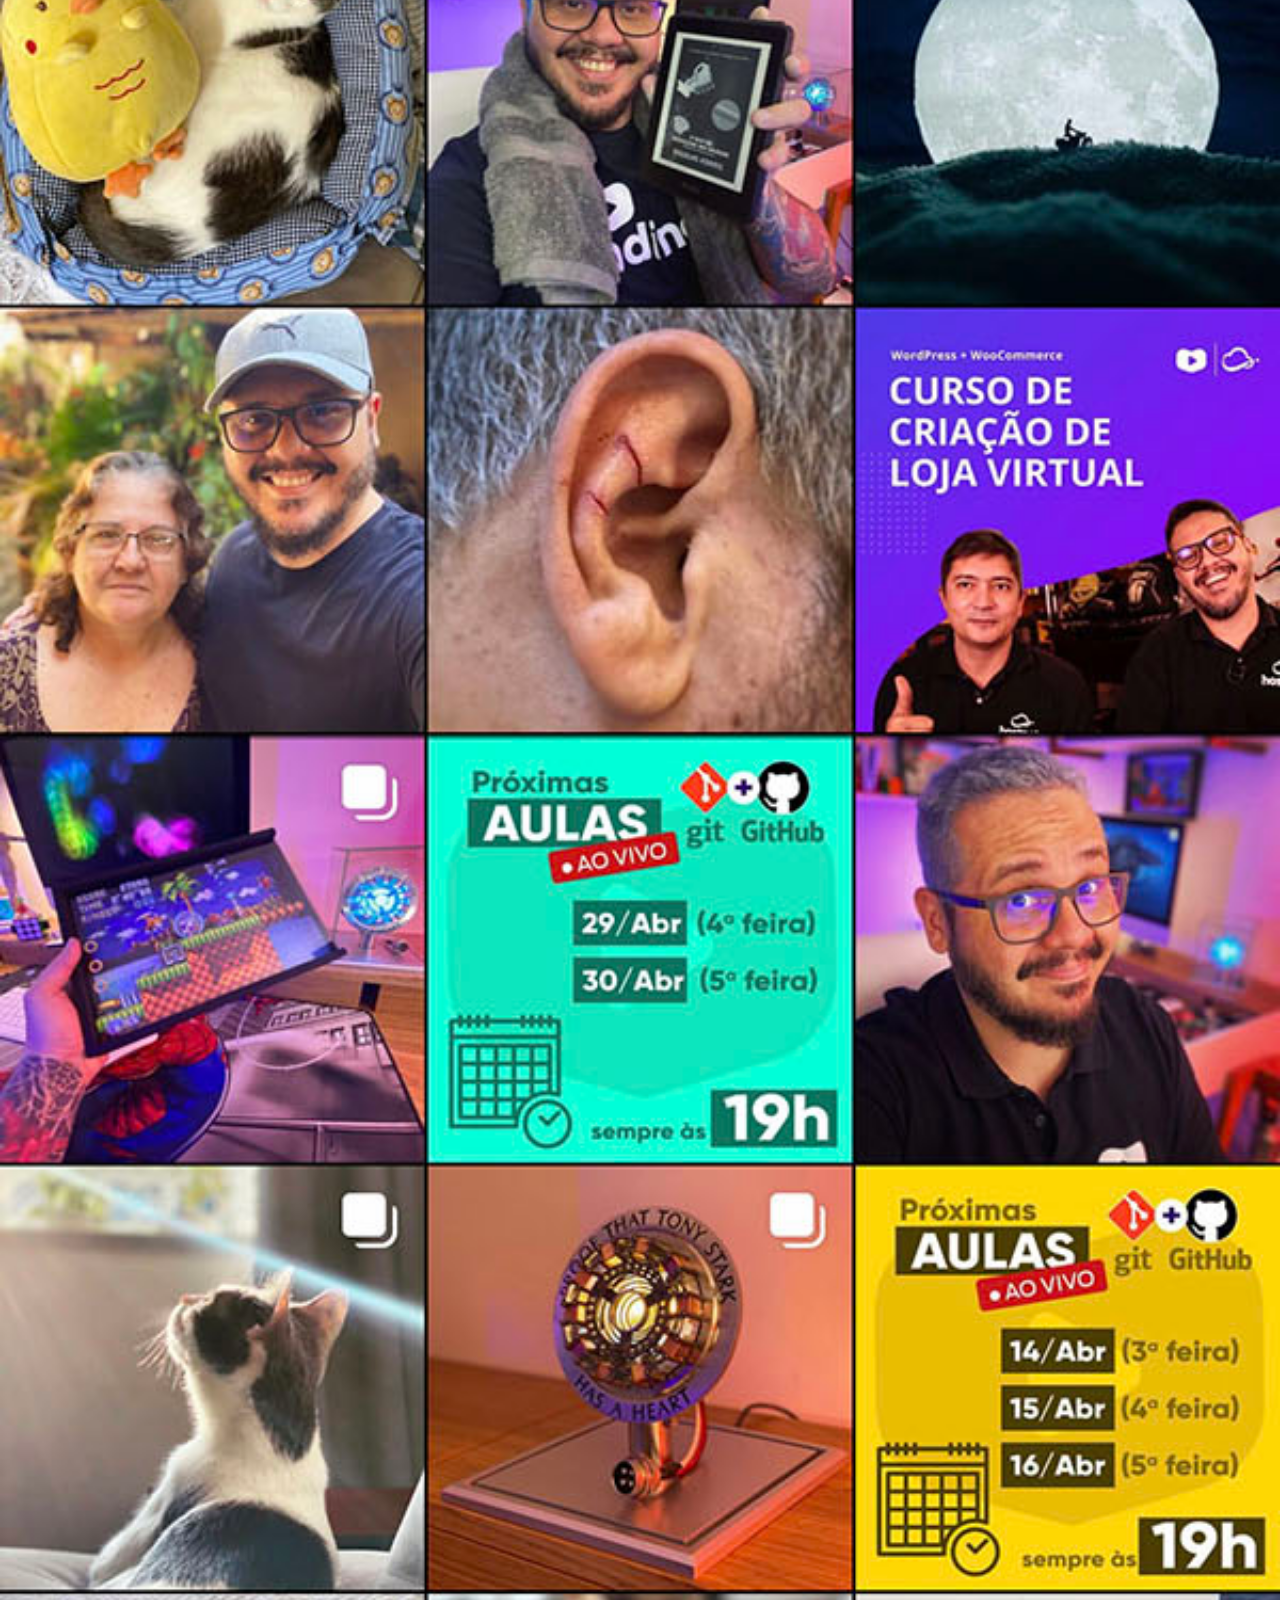
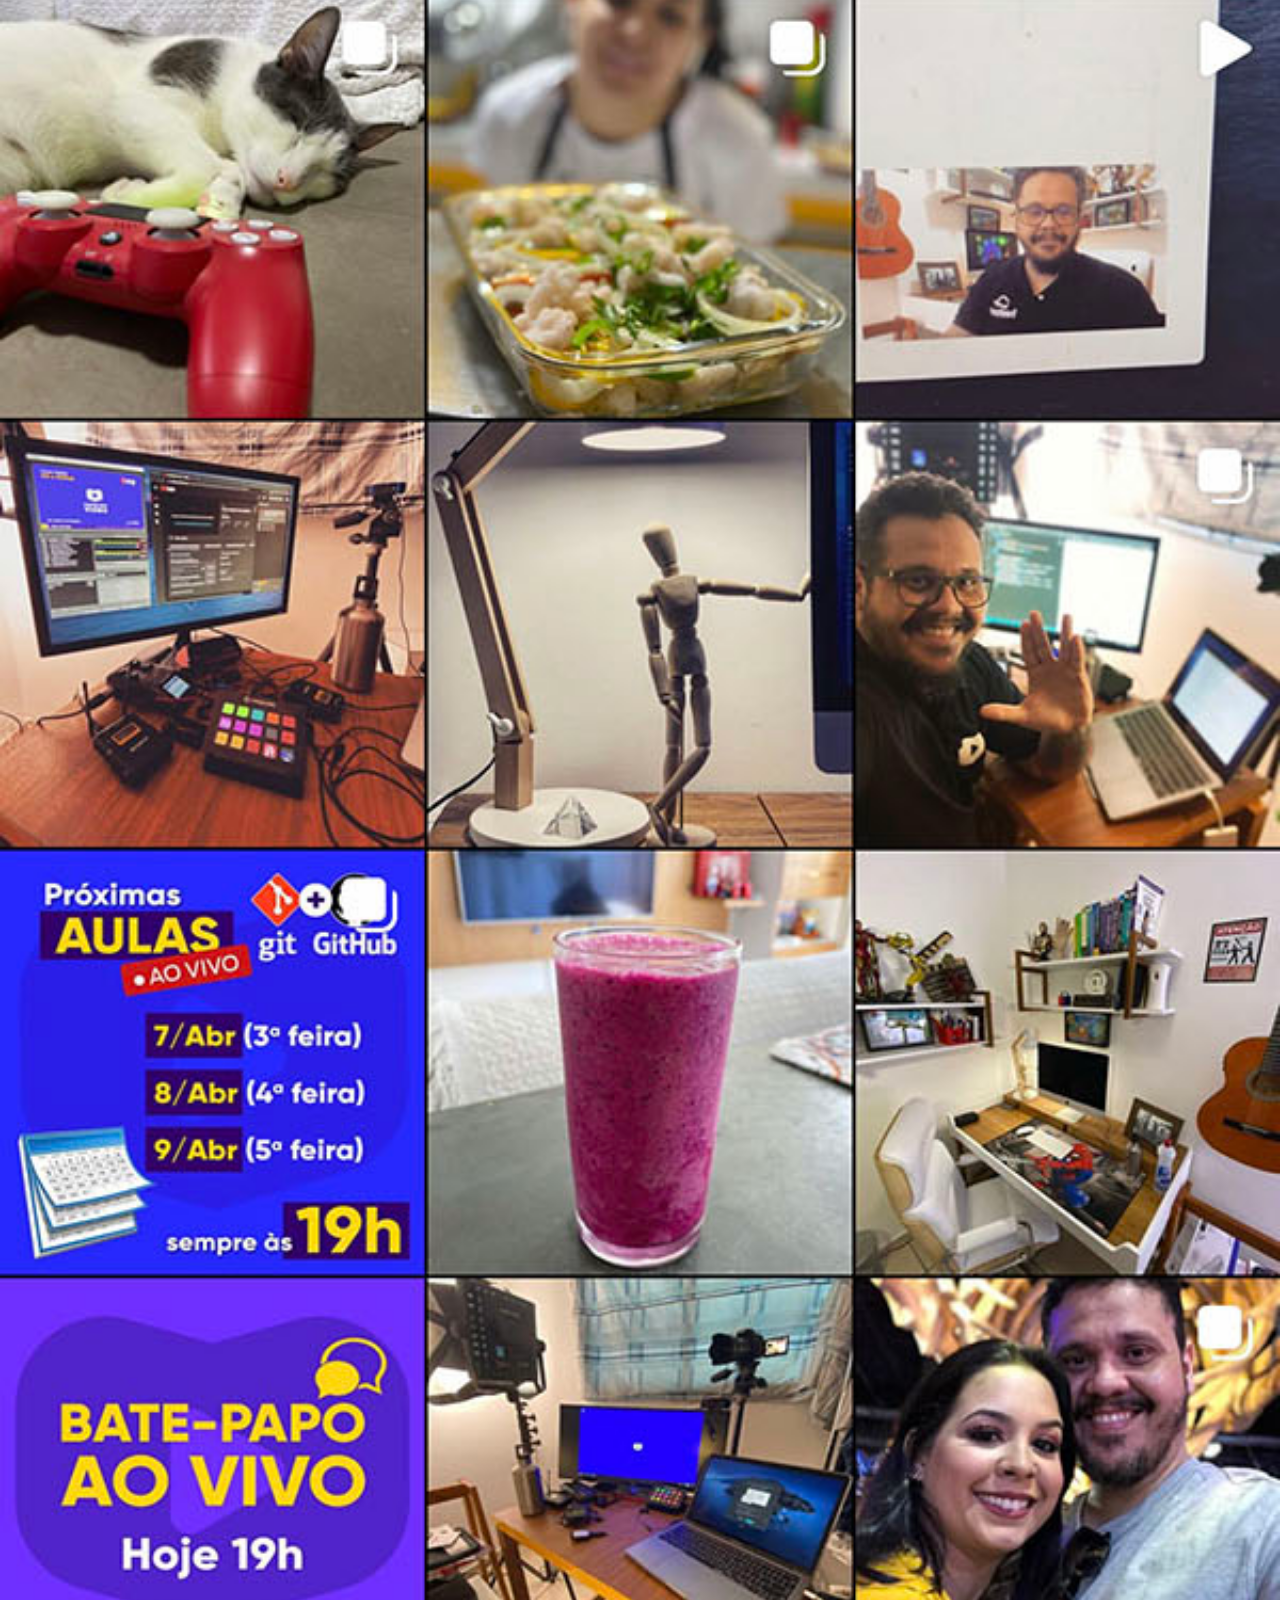
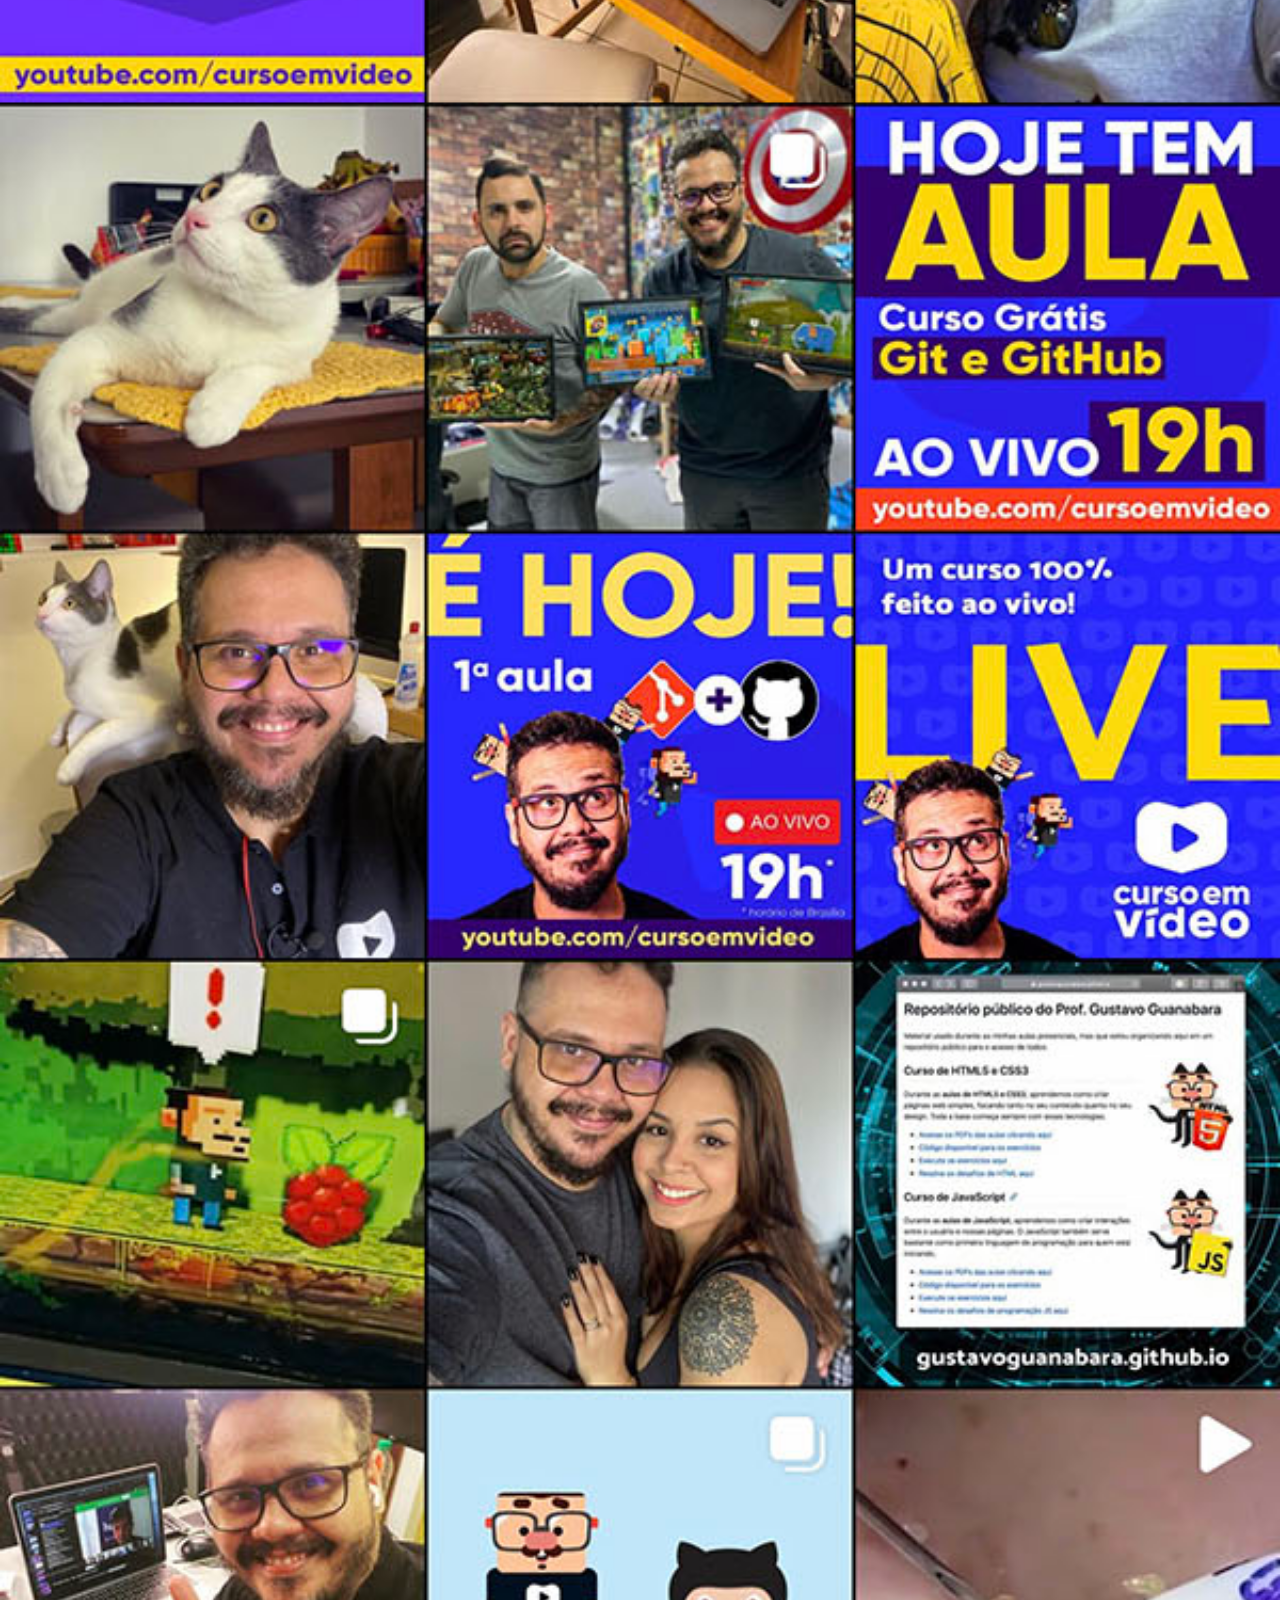
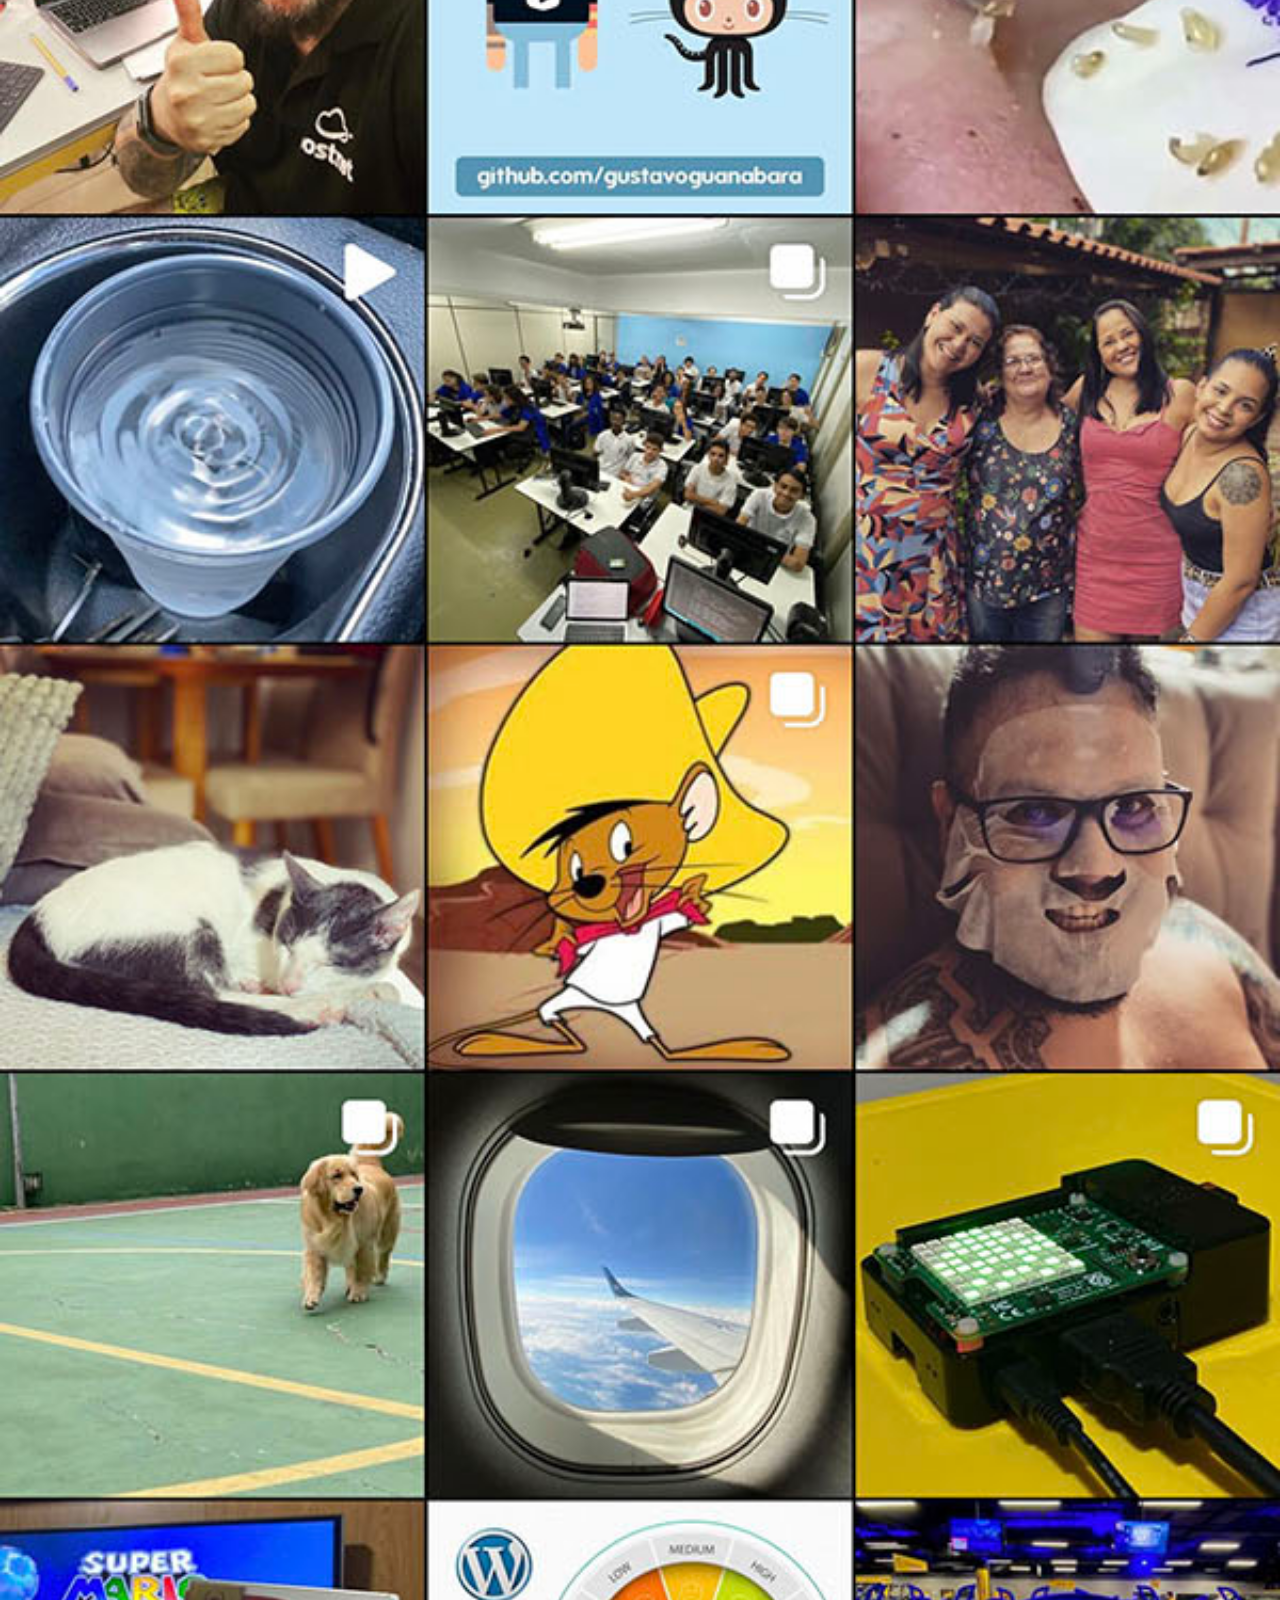
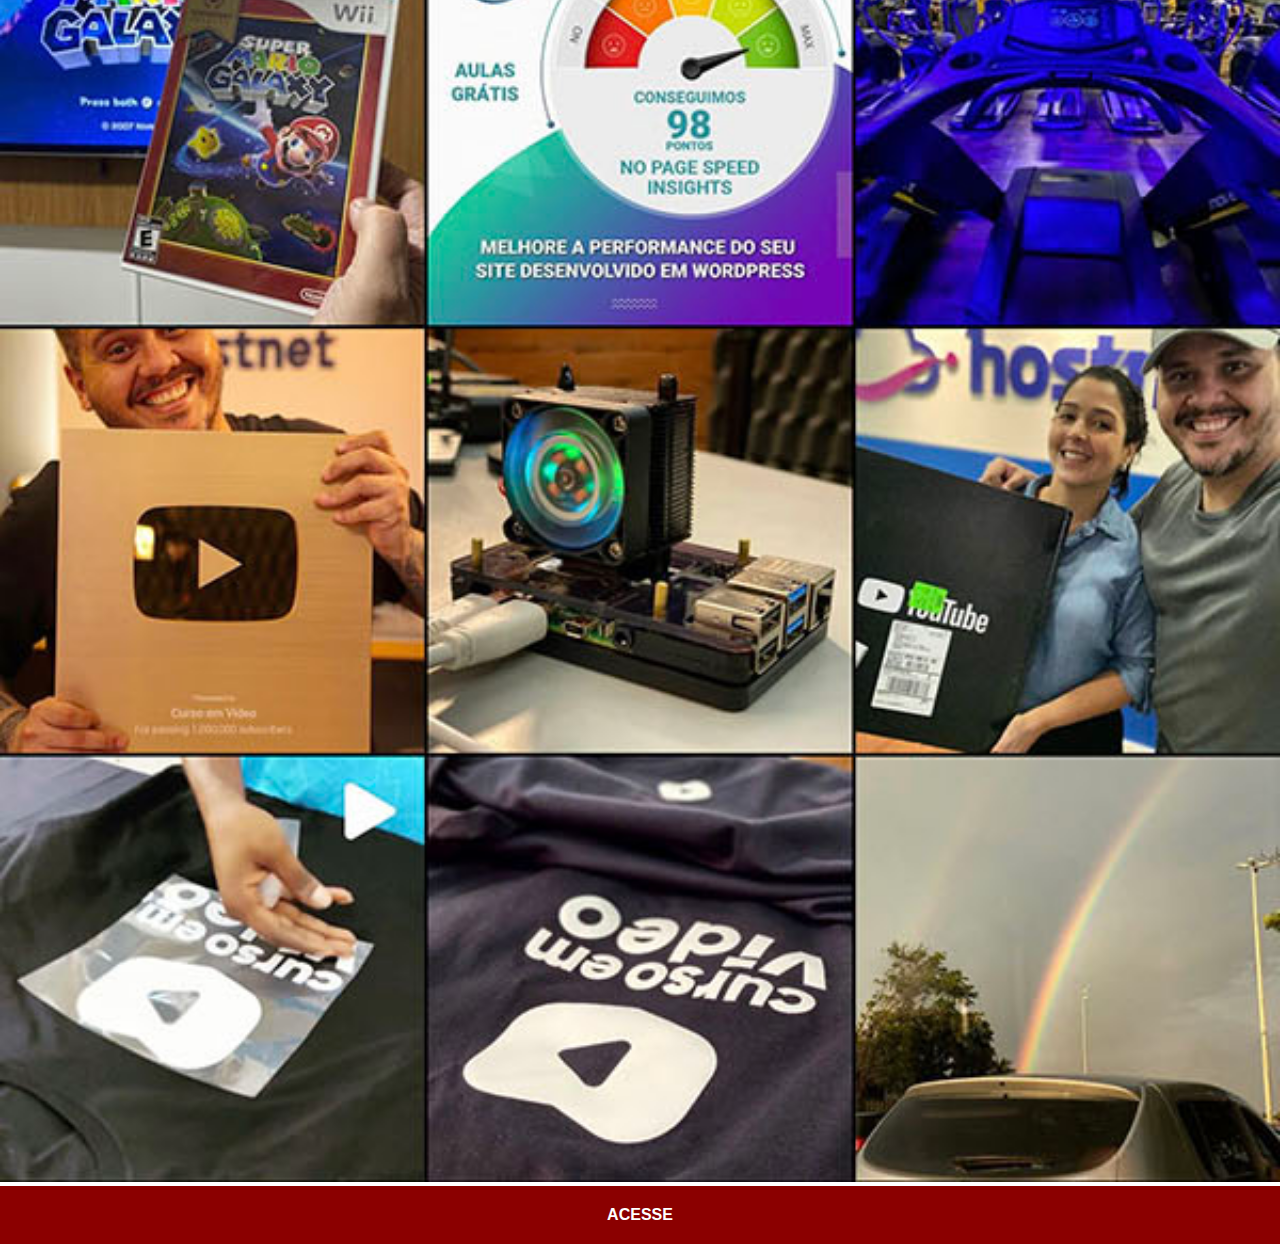
<file: instagram.html>
<!DOCTYPE html>
<html lang="pt-br">
<head>
    <meta charset="UTF-8">
    <meta http-equiv="X-UA-Compatible" content="IE=edge">
    <meta name="viewport" content="width=device-width, initial-scale=1.0">
    <title>Instagram</title>
    <link rel="stylesheet" href="estilos/social.css">
</head>
<body>
    <img src="imagens/tela-instagram.jpg" alt="Instagram">
    <a href="#">Acesse</a>
</body>
</html>
</file>
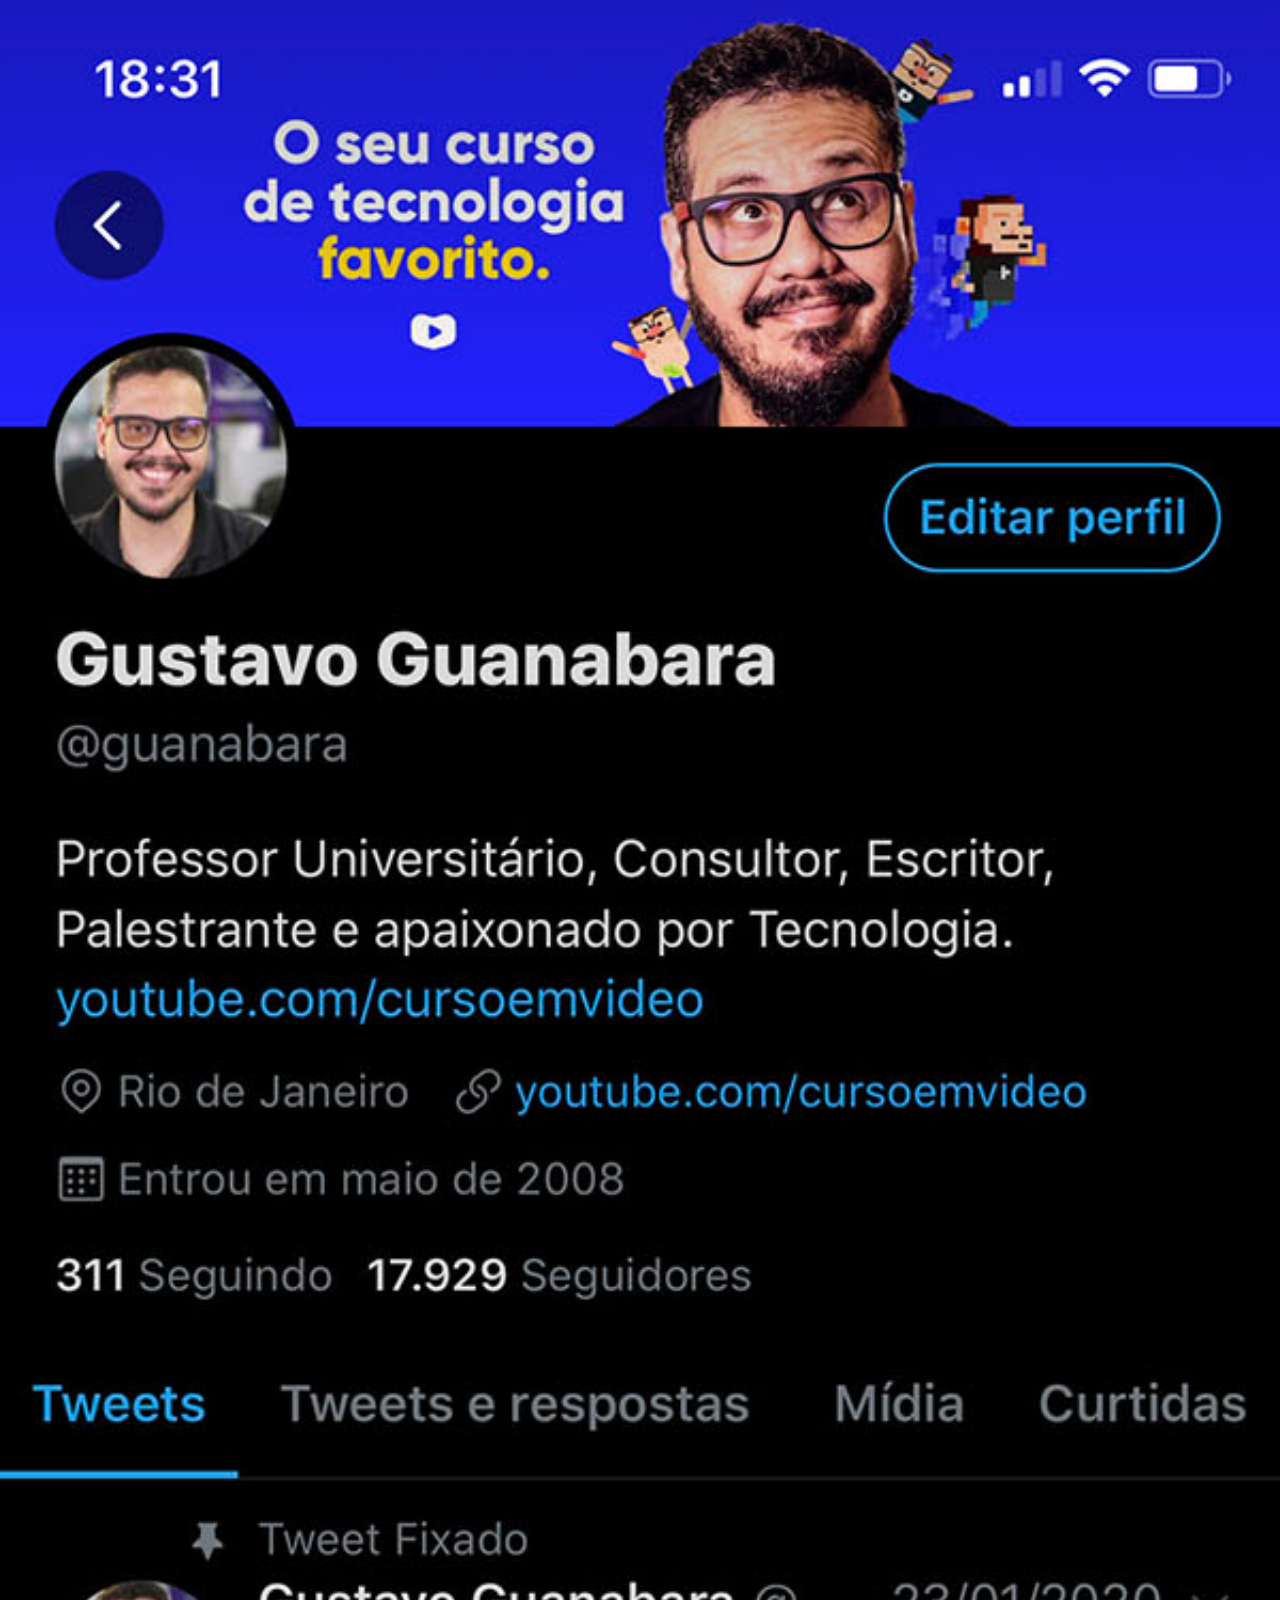
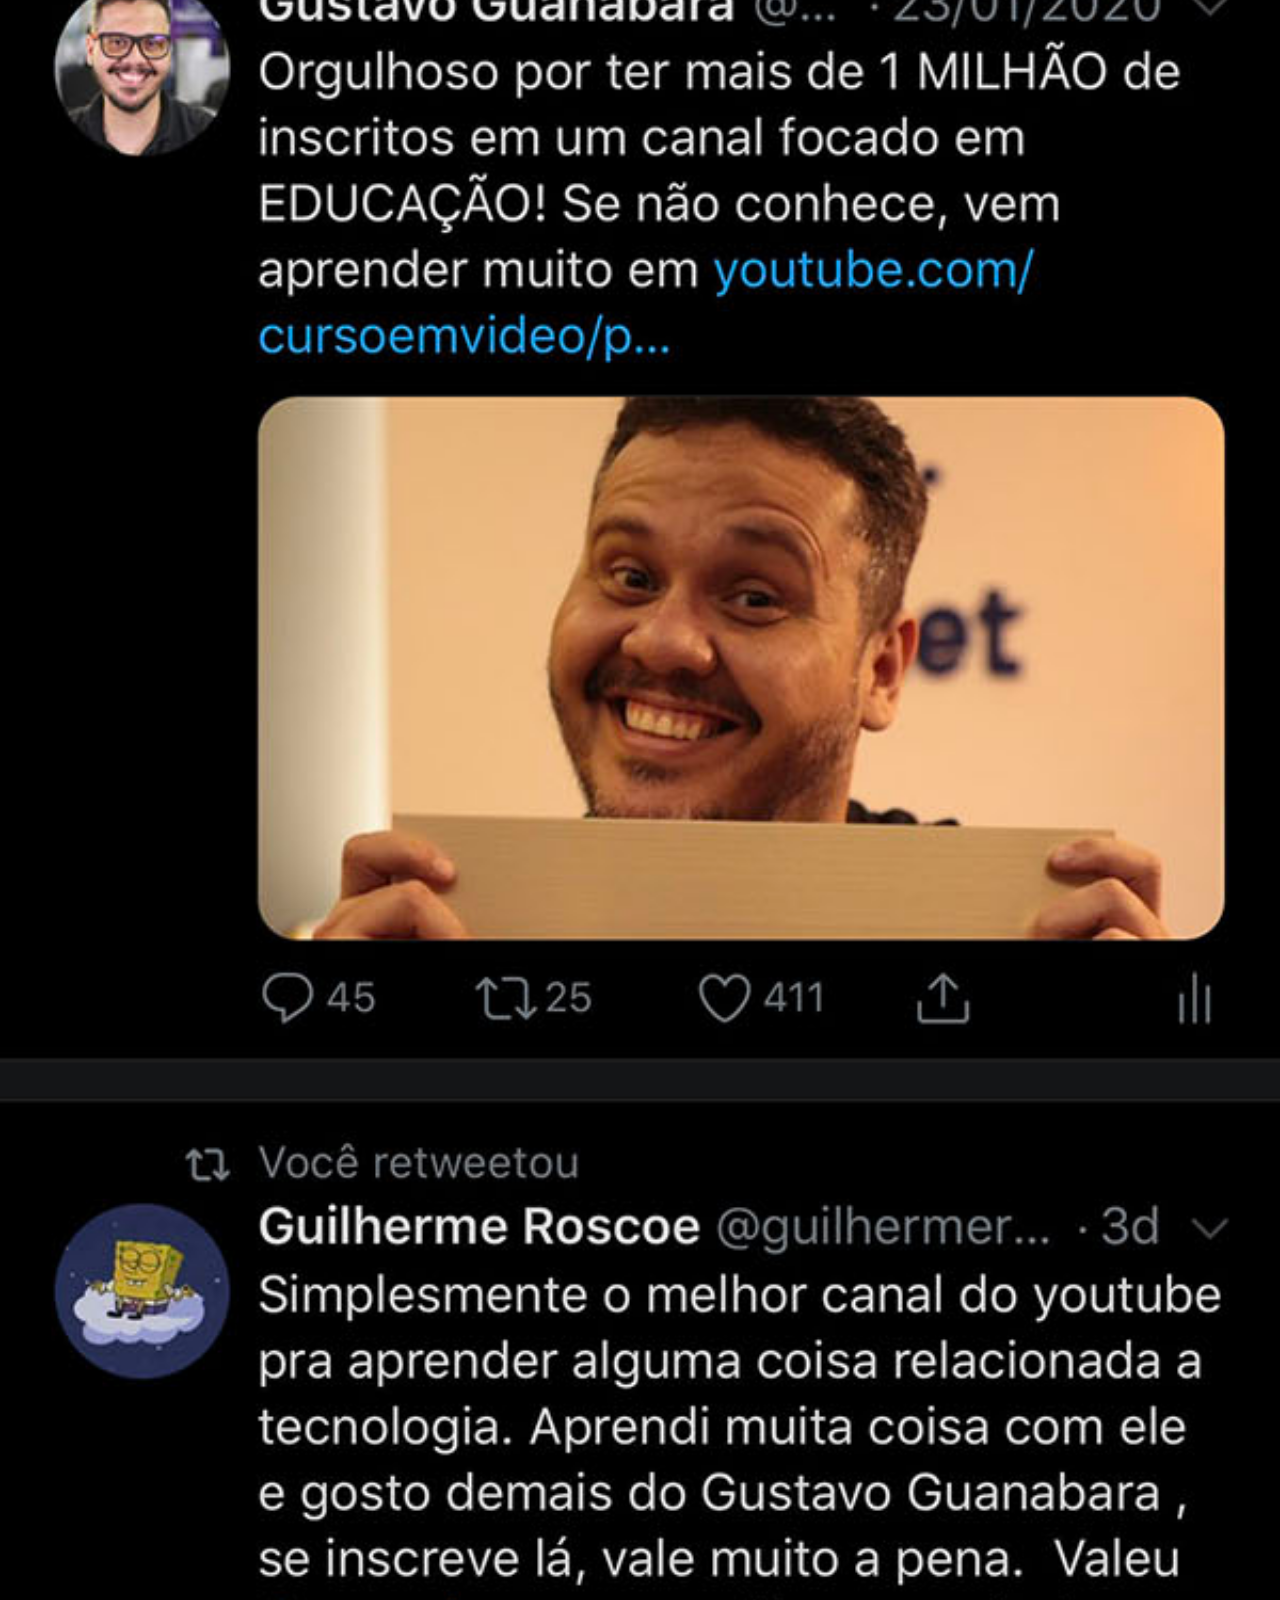
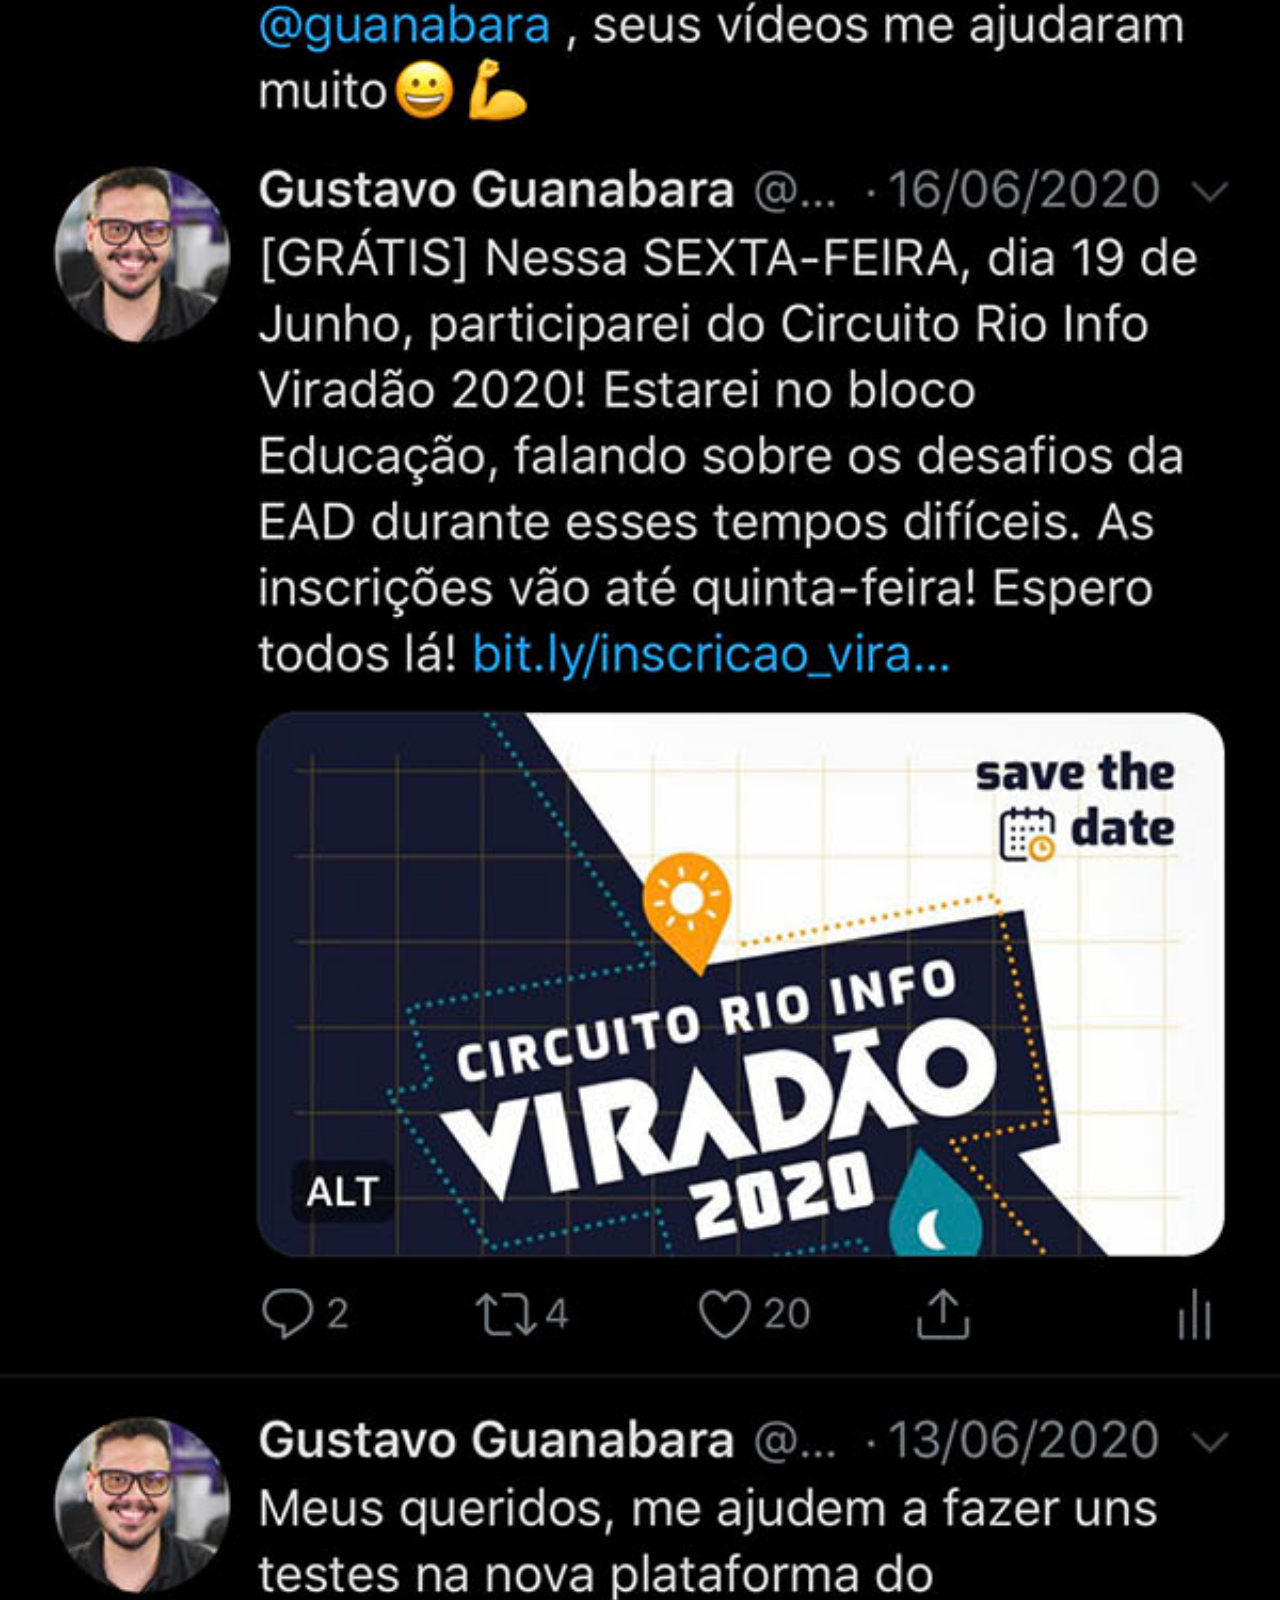
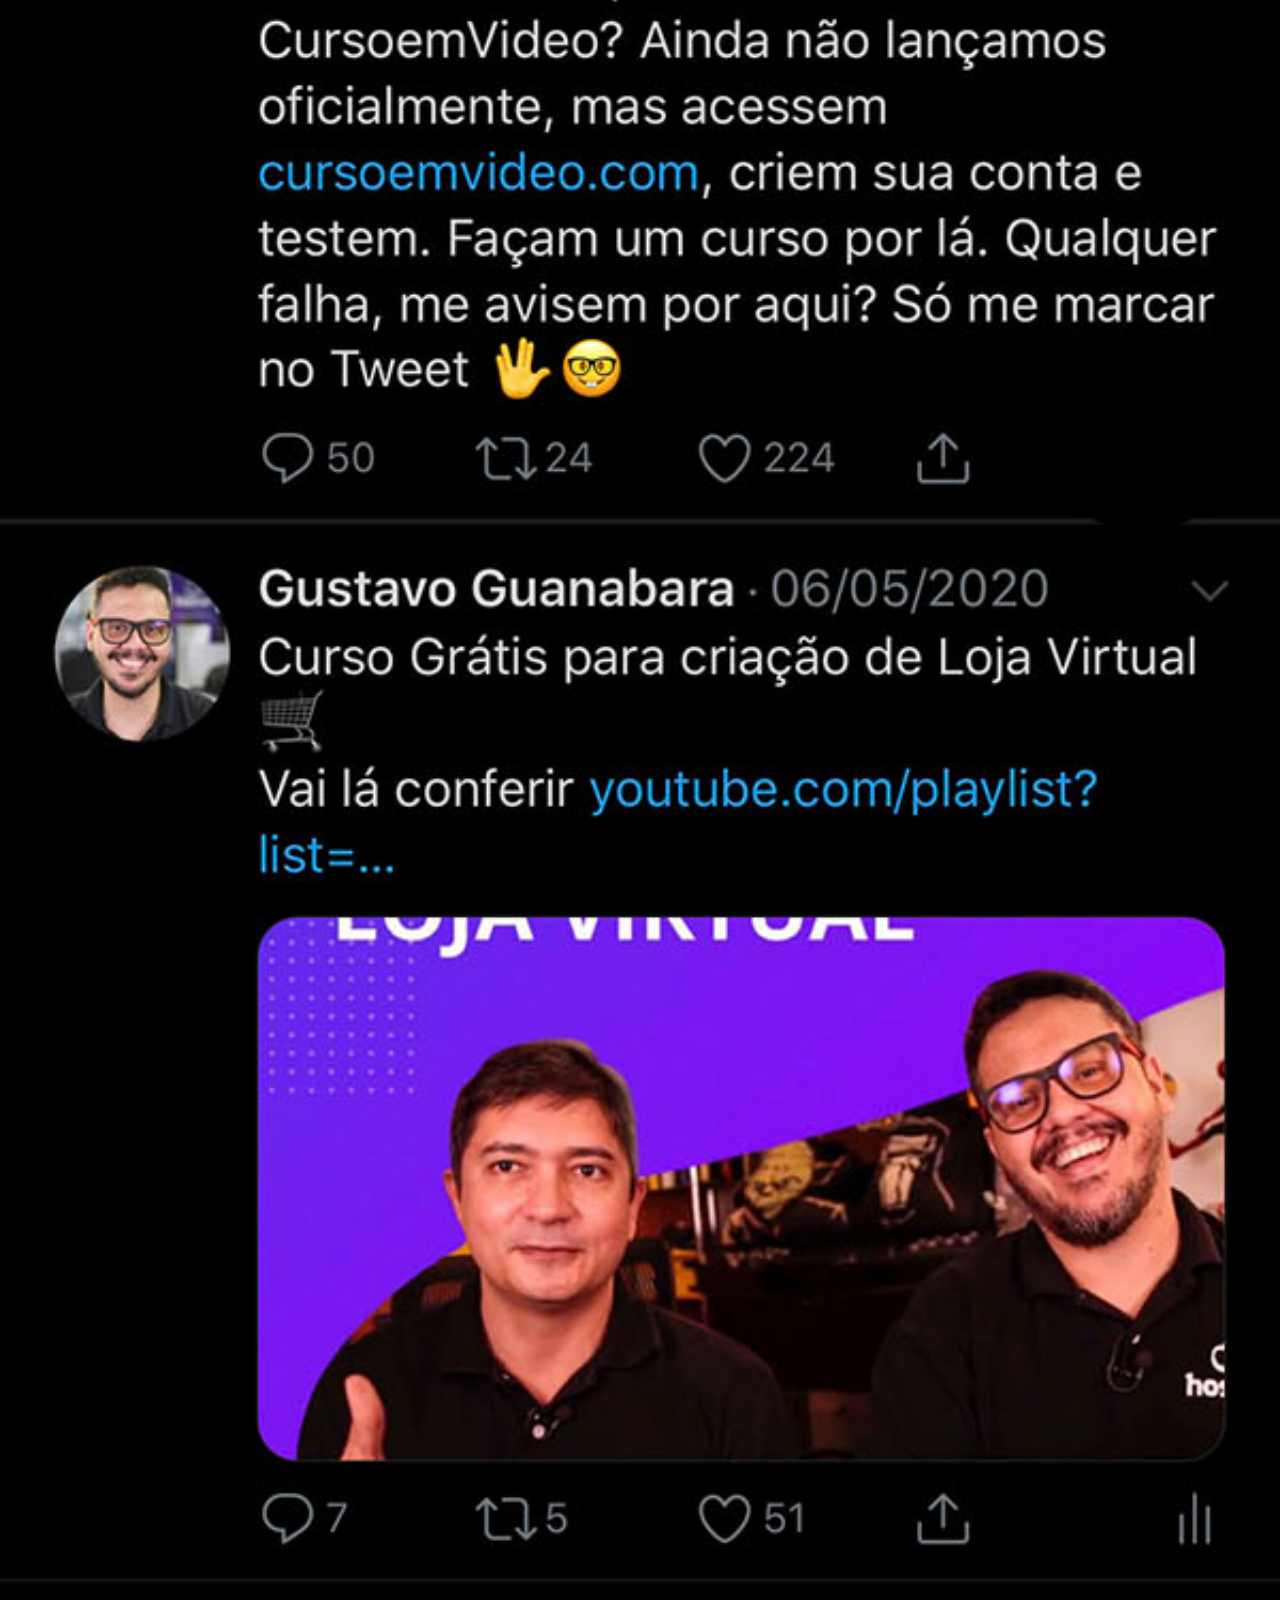
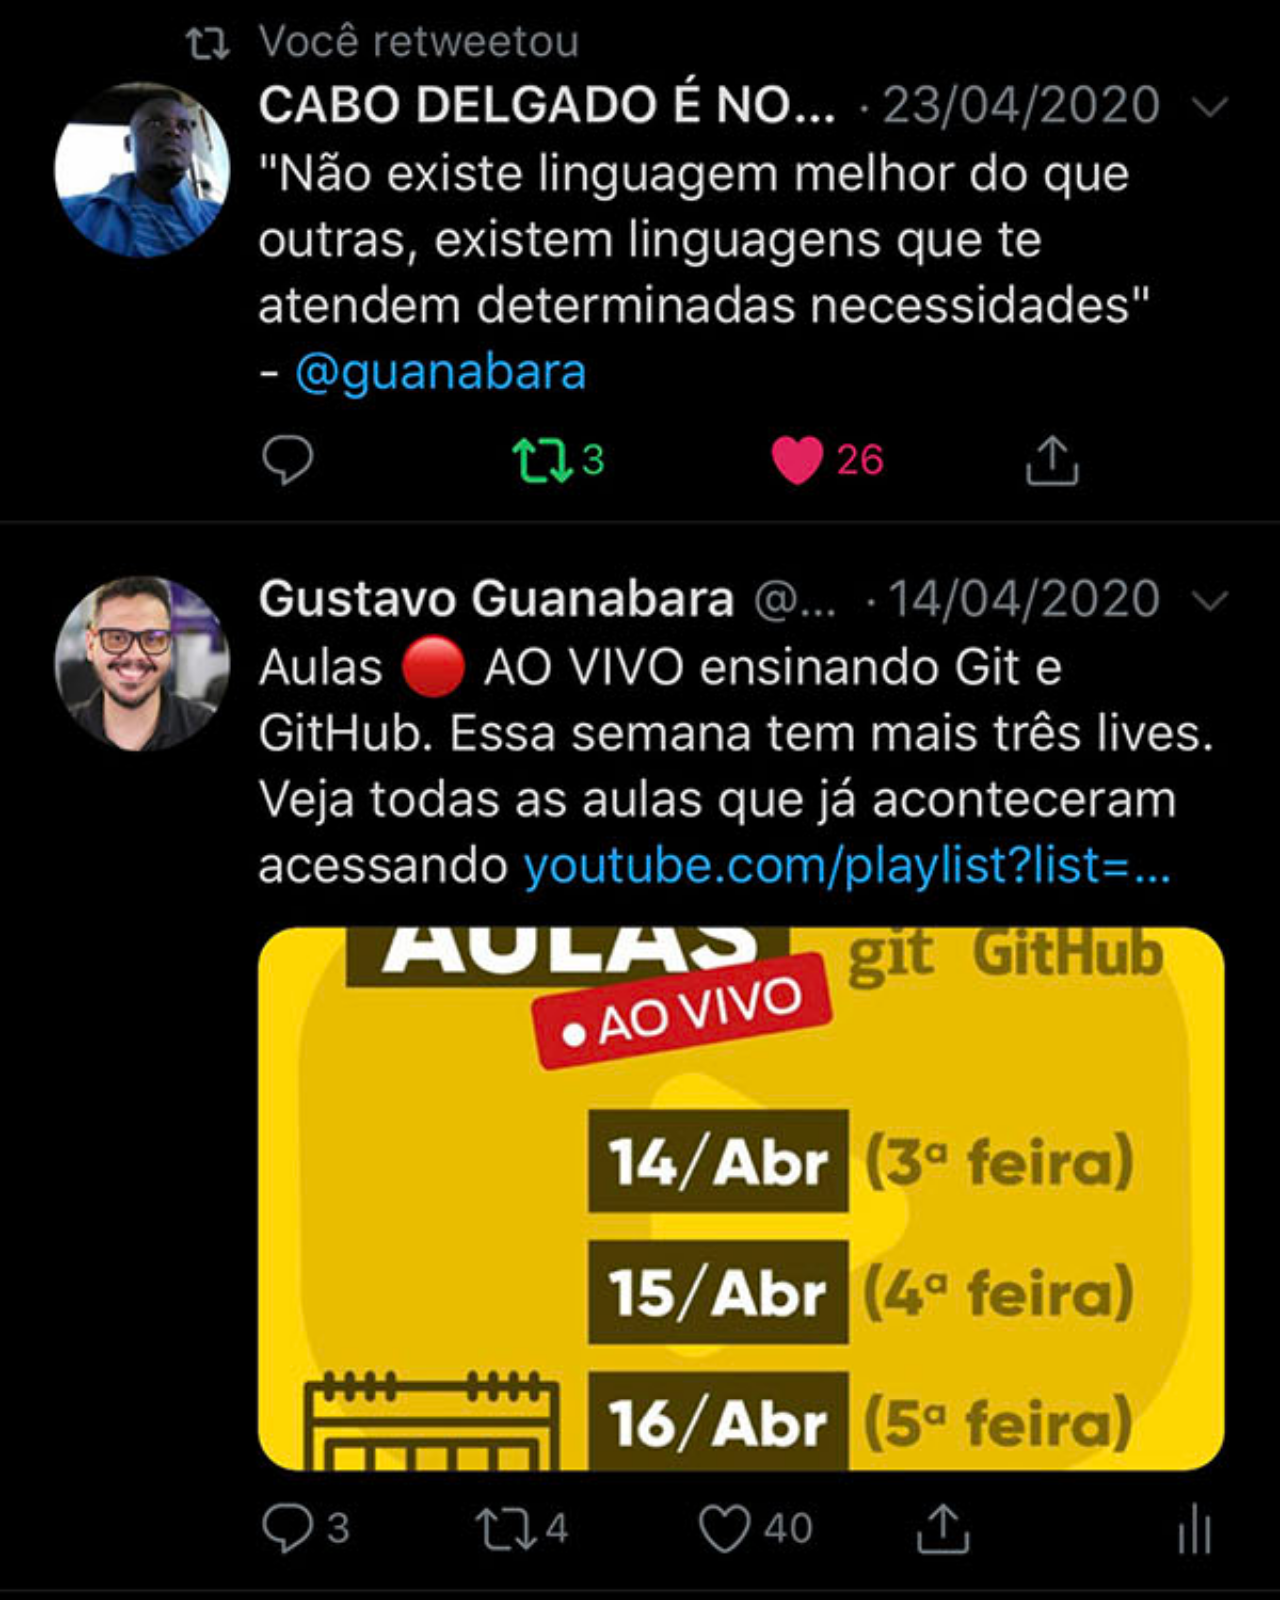
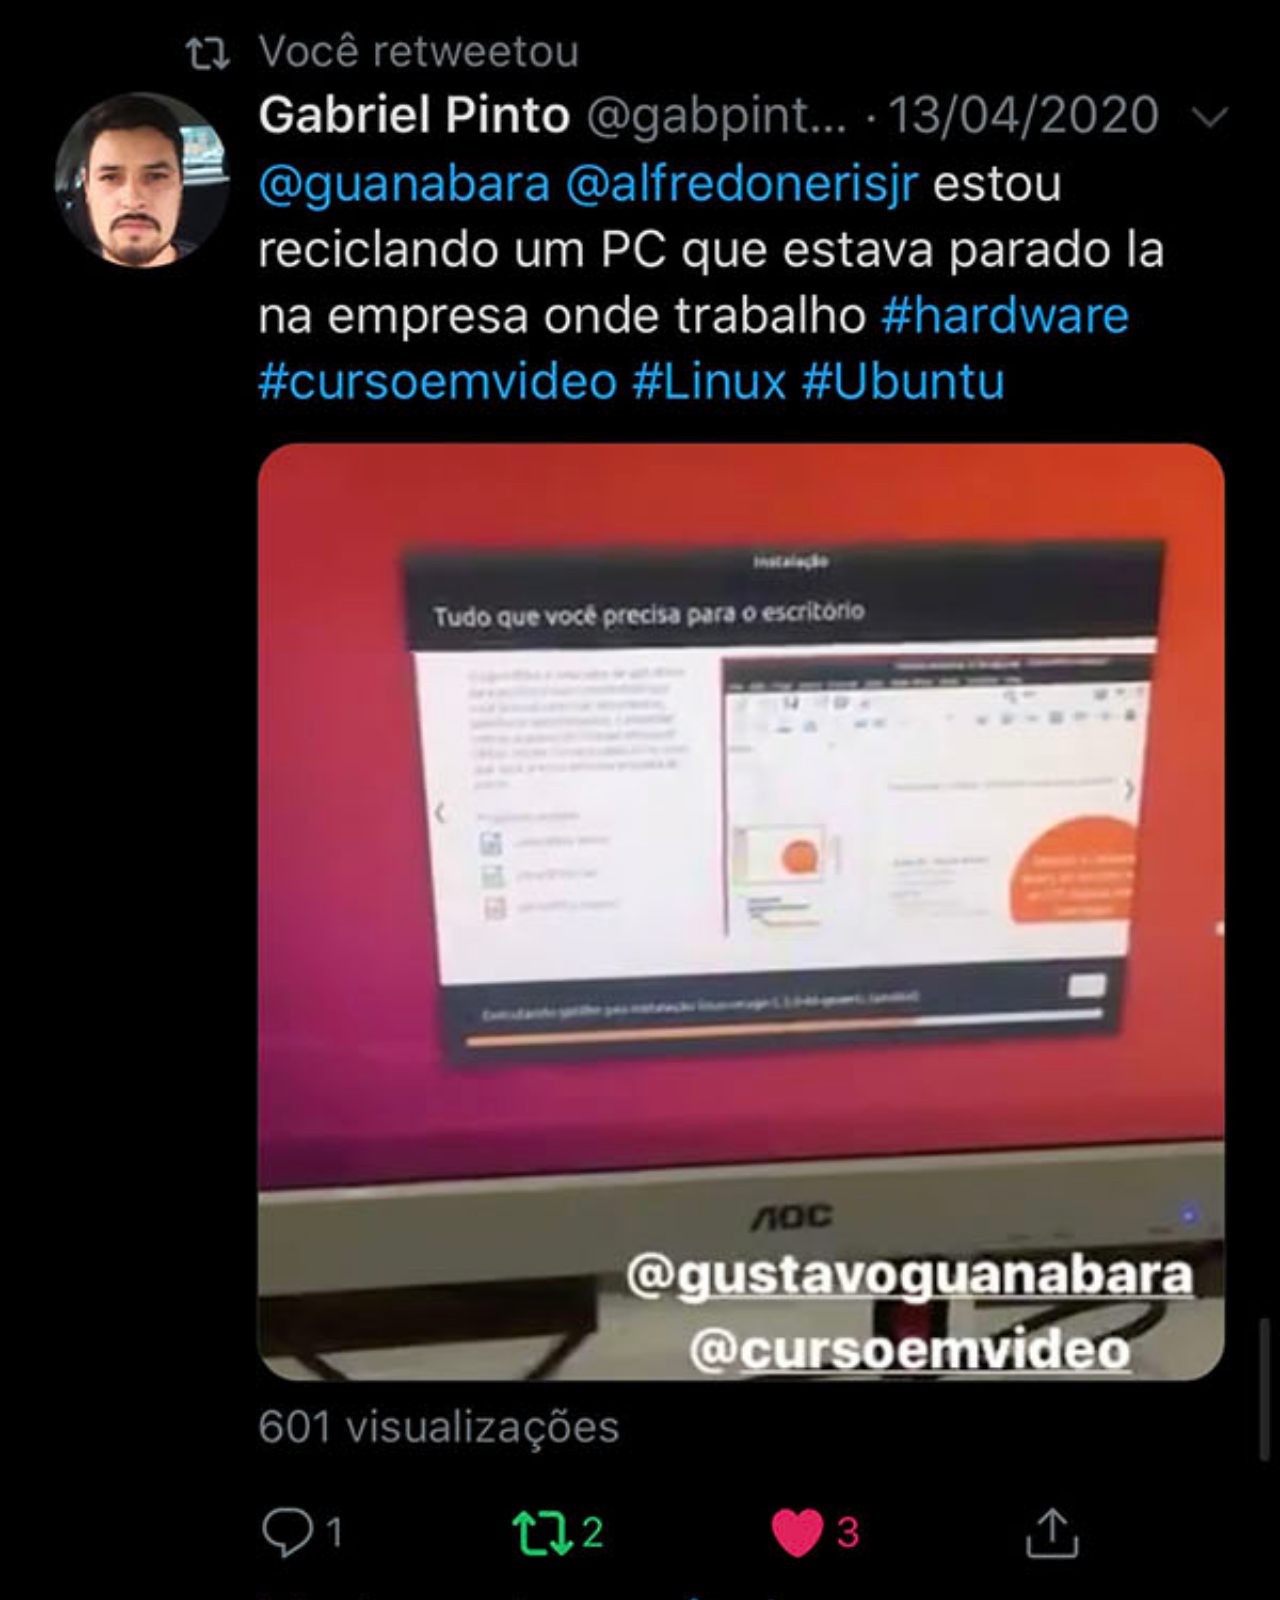
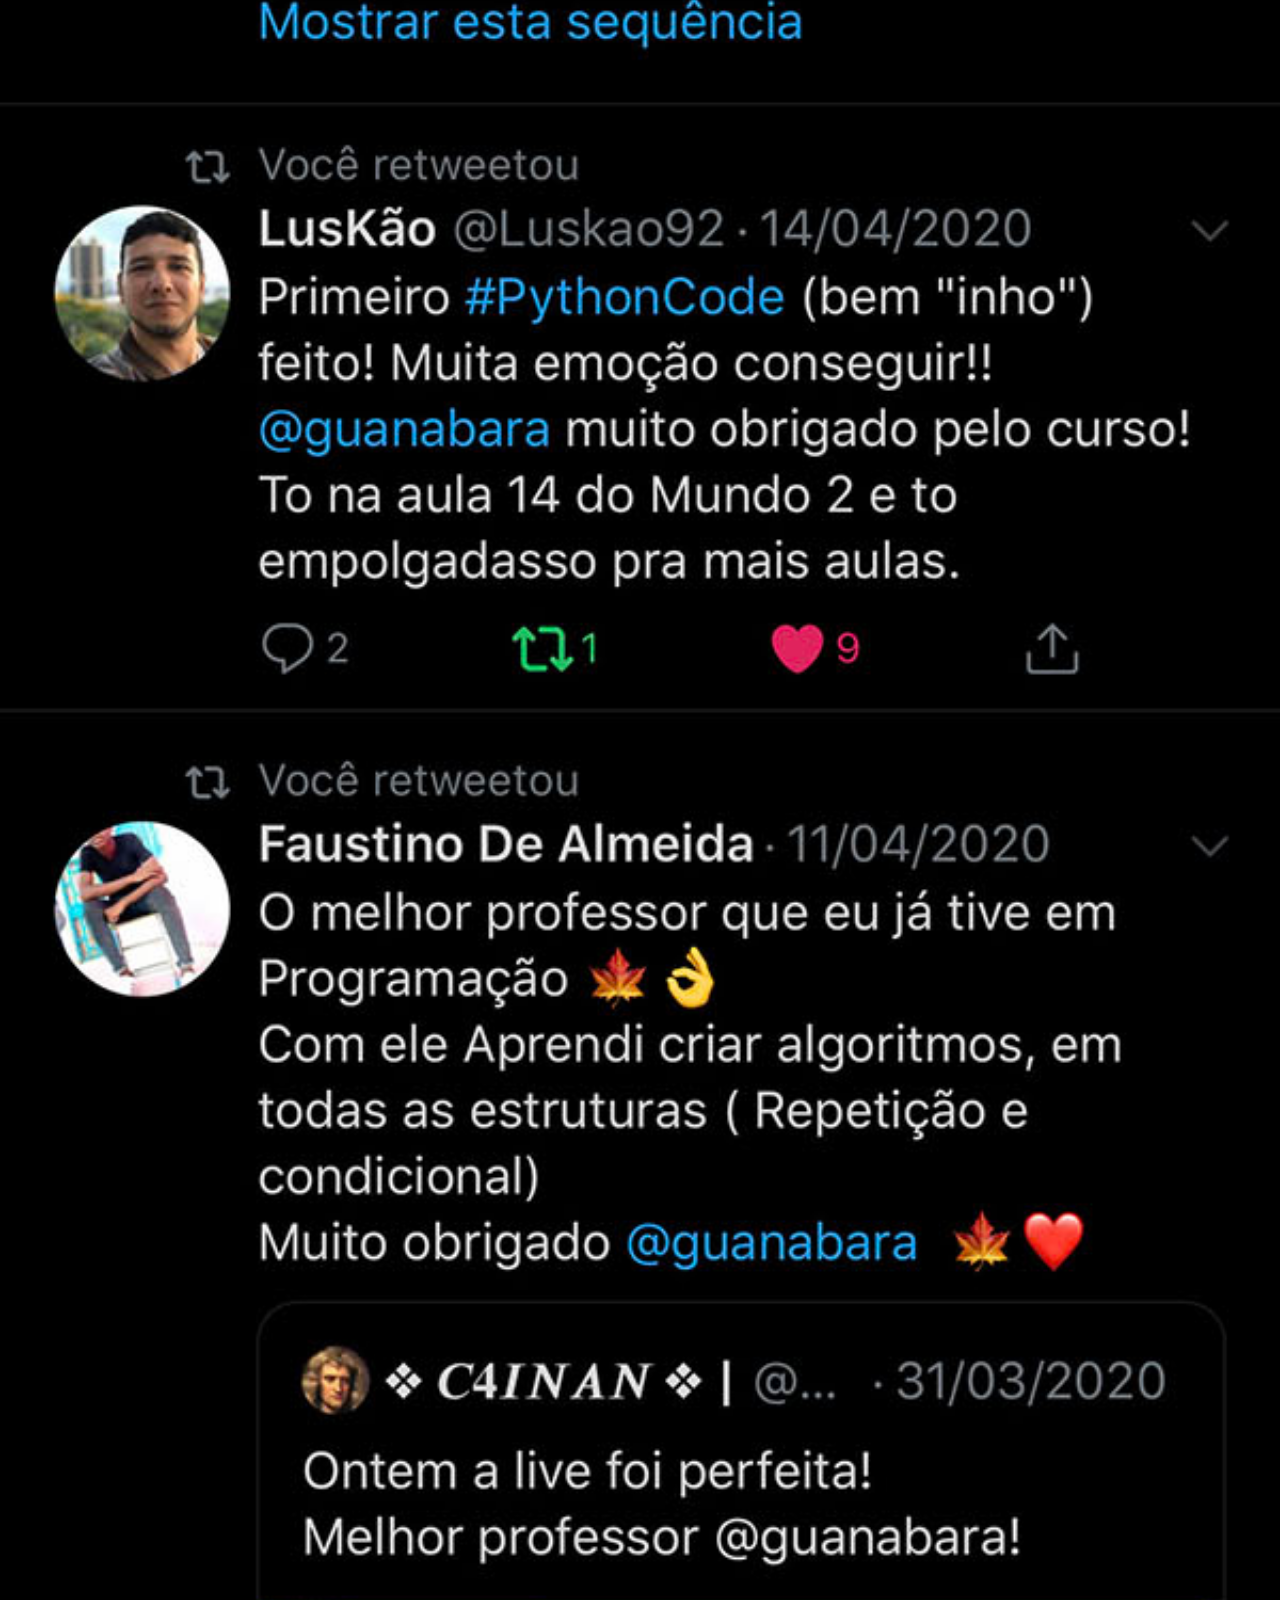
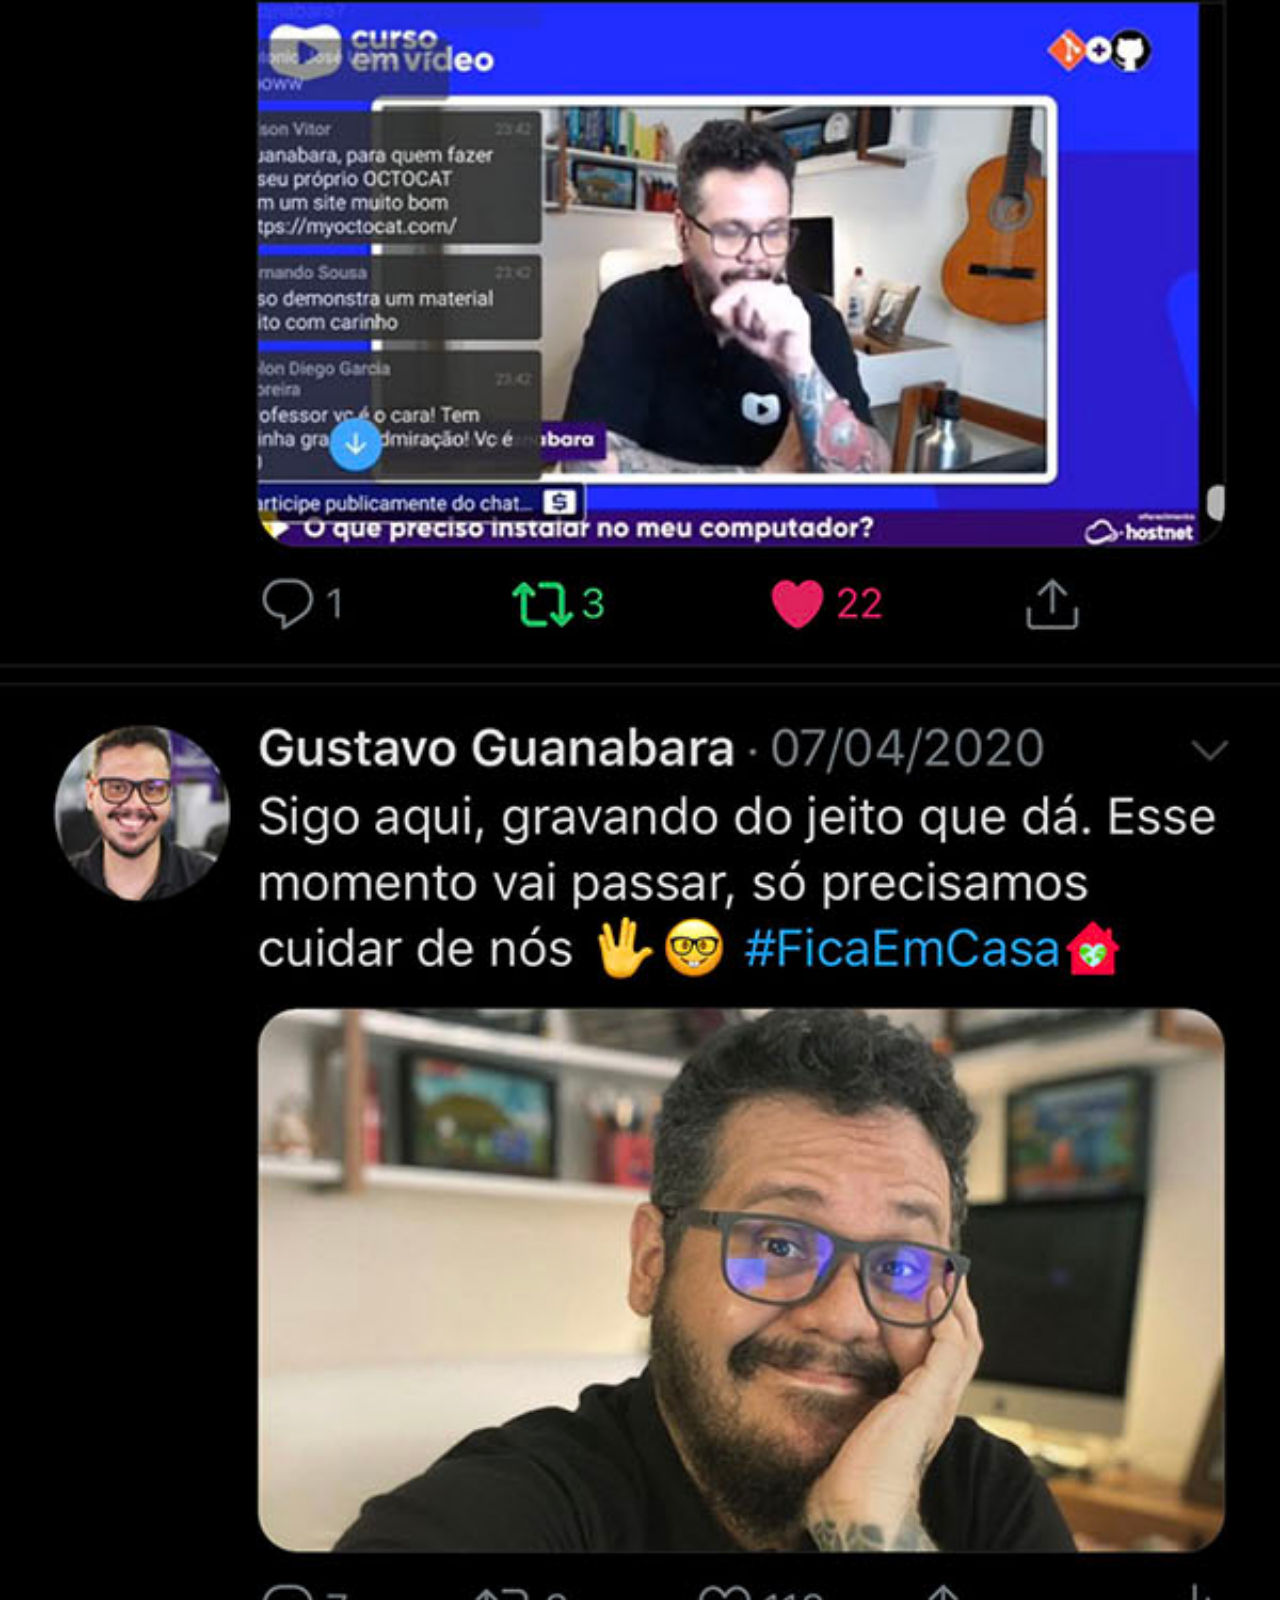
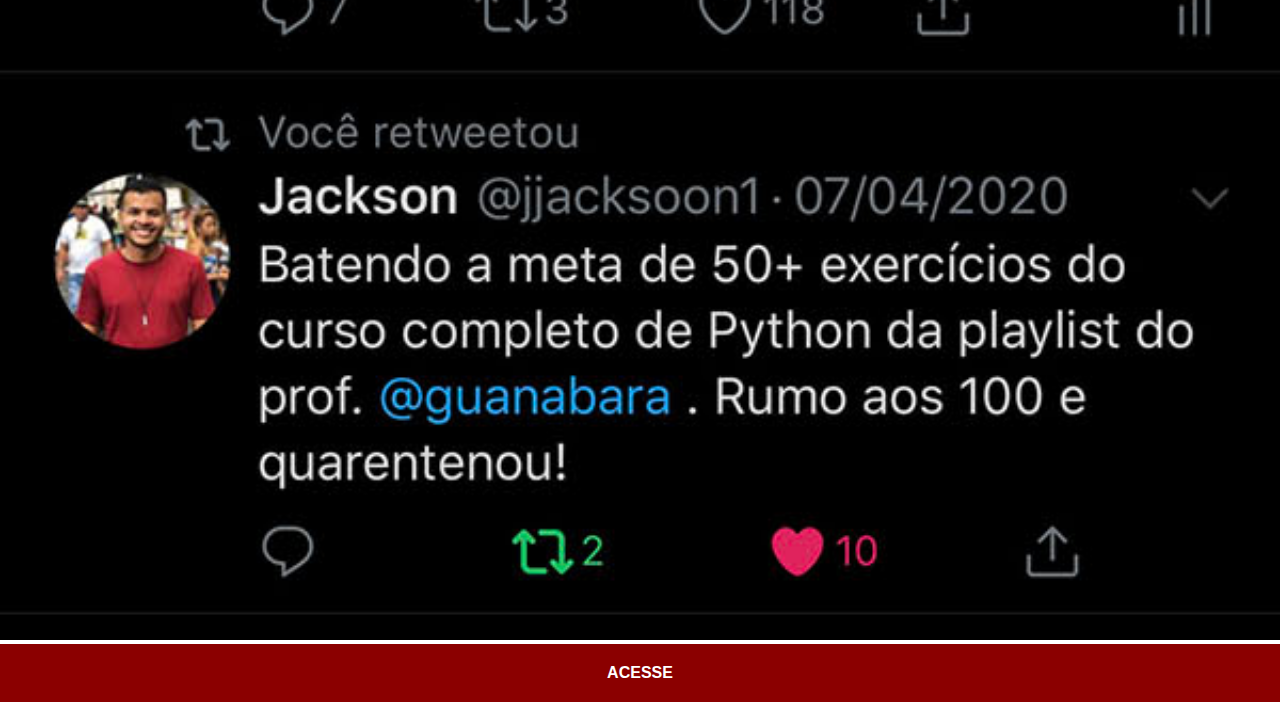
<file: twitter.html>
<!DOCTYPE html>
<html lang="pt-br">
<head>
    <meta charset="UTF-8">
    <meta http-equiv="X-UA-Compatible" content="IE=edge">
    <meta name="viewport" content="width=device-width, initial-scale=1.0">
    <title>Twitter</title>
    <link rel="stylesheet" href="estilos/social.css">
</head>
<body>
    <img src="imagens/tela-twitter.jpg" alt="Twitter">
    <a href="#">Acesse</a>
</body>
</html>
</file>
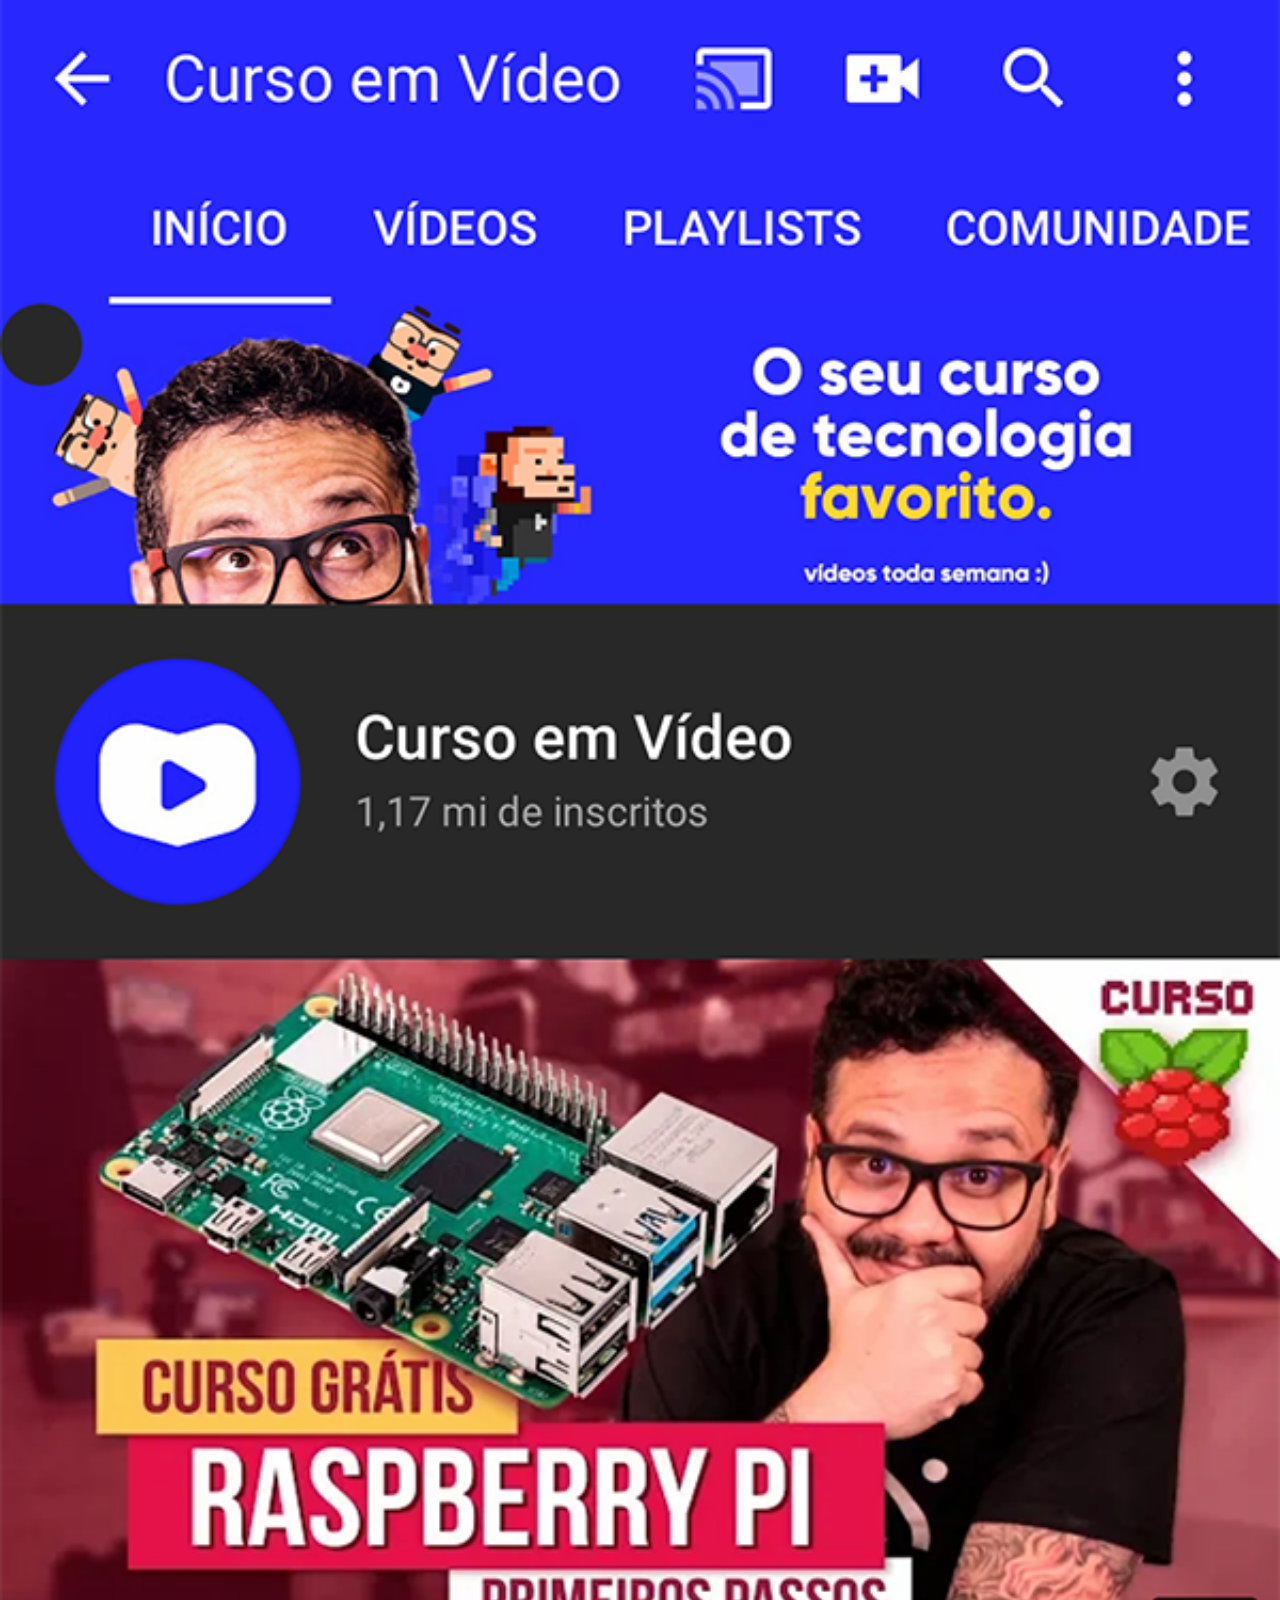
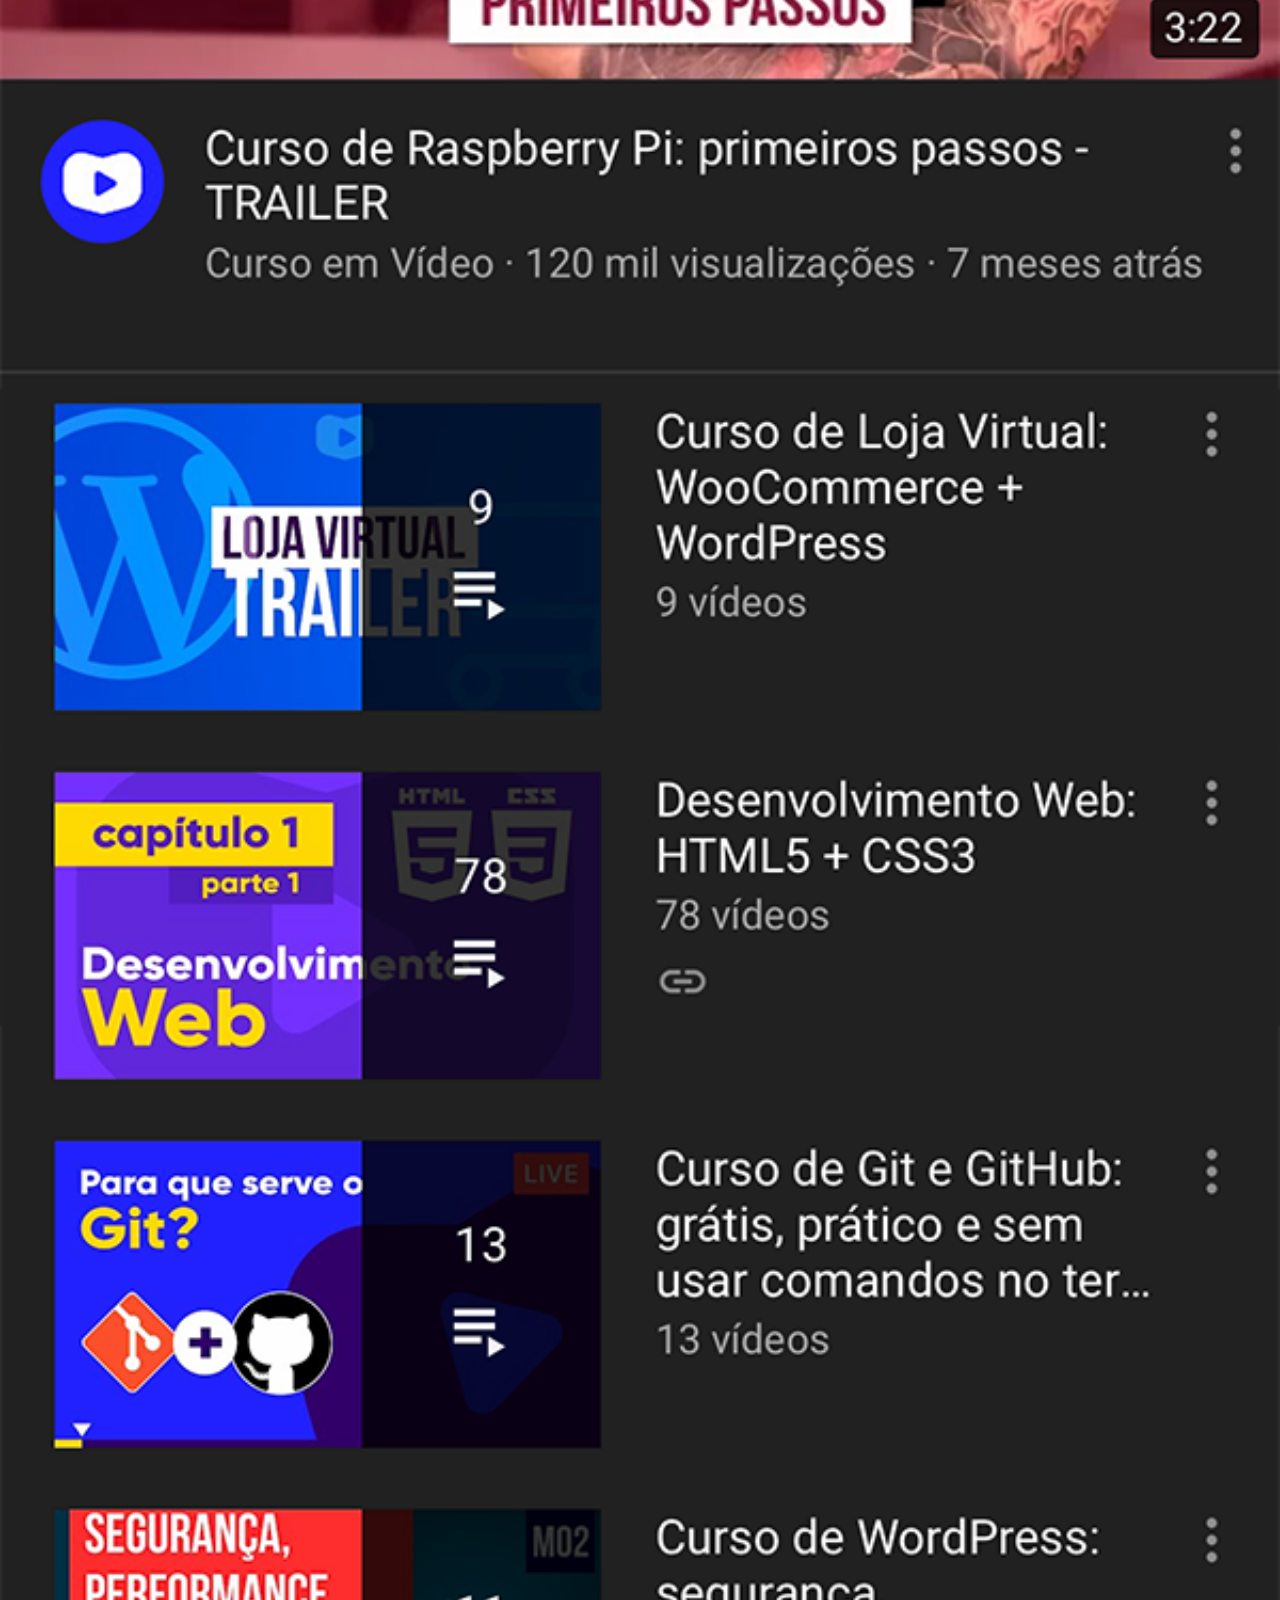
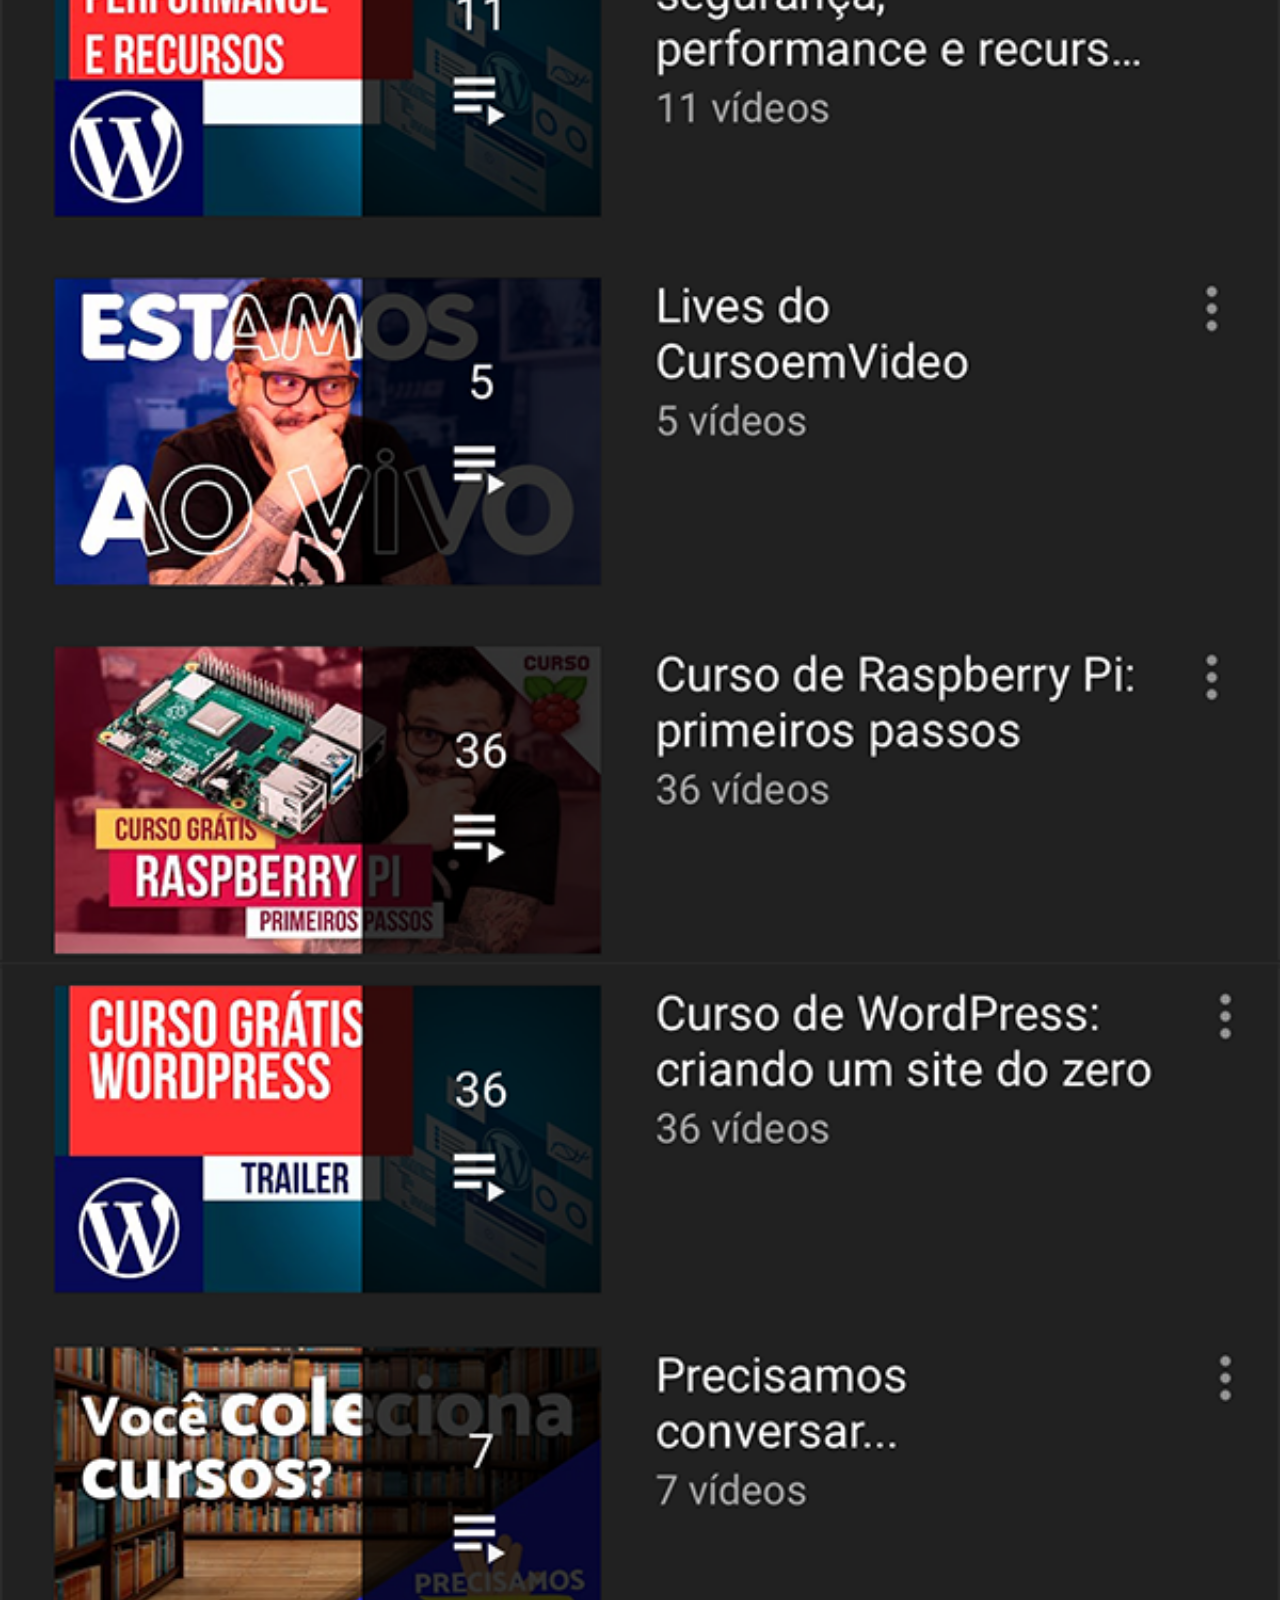
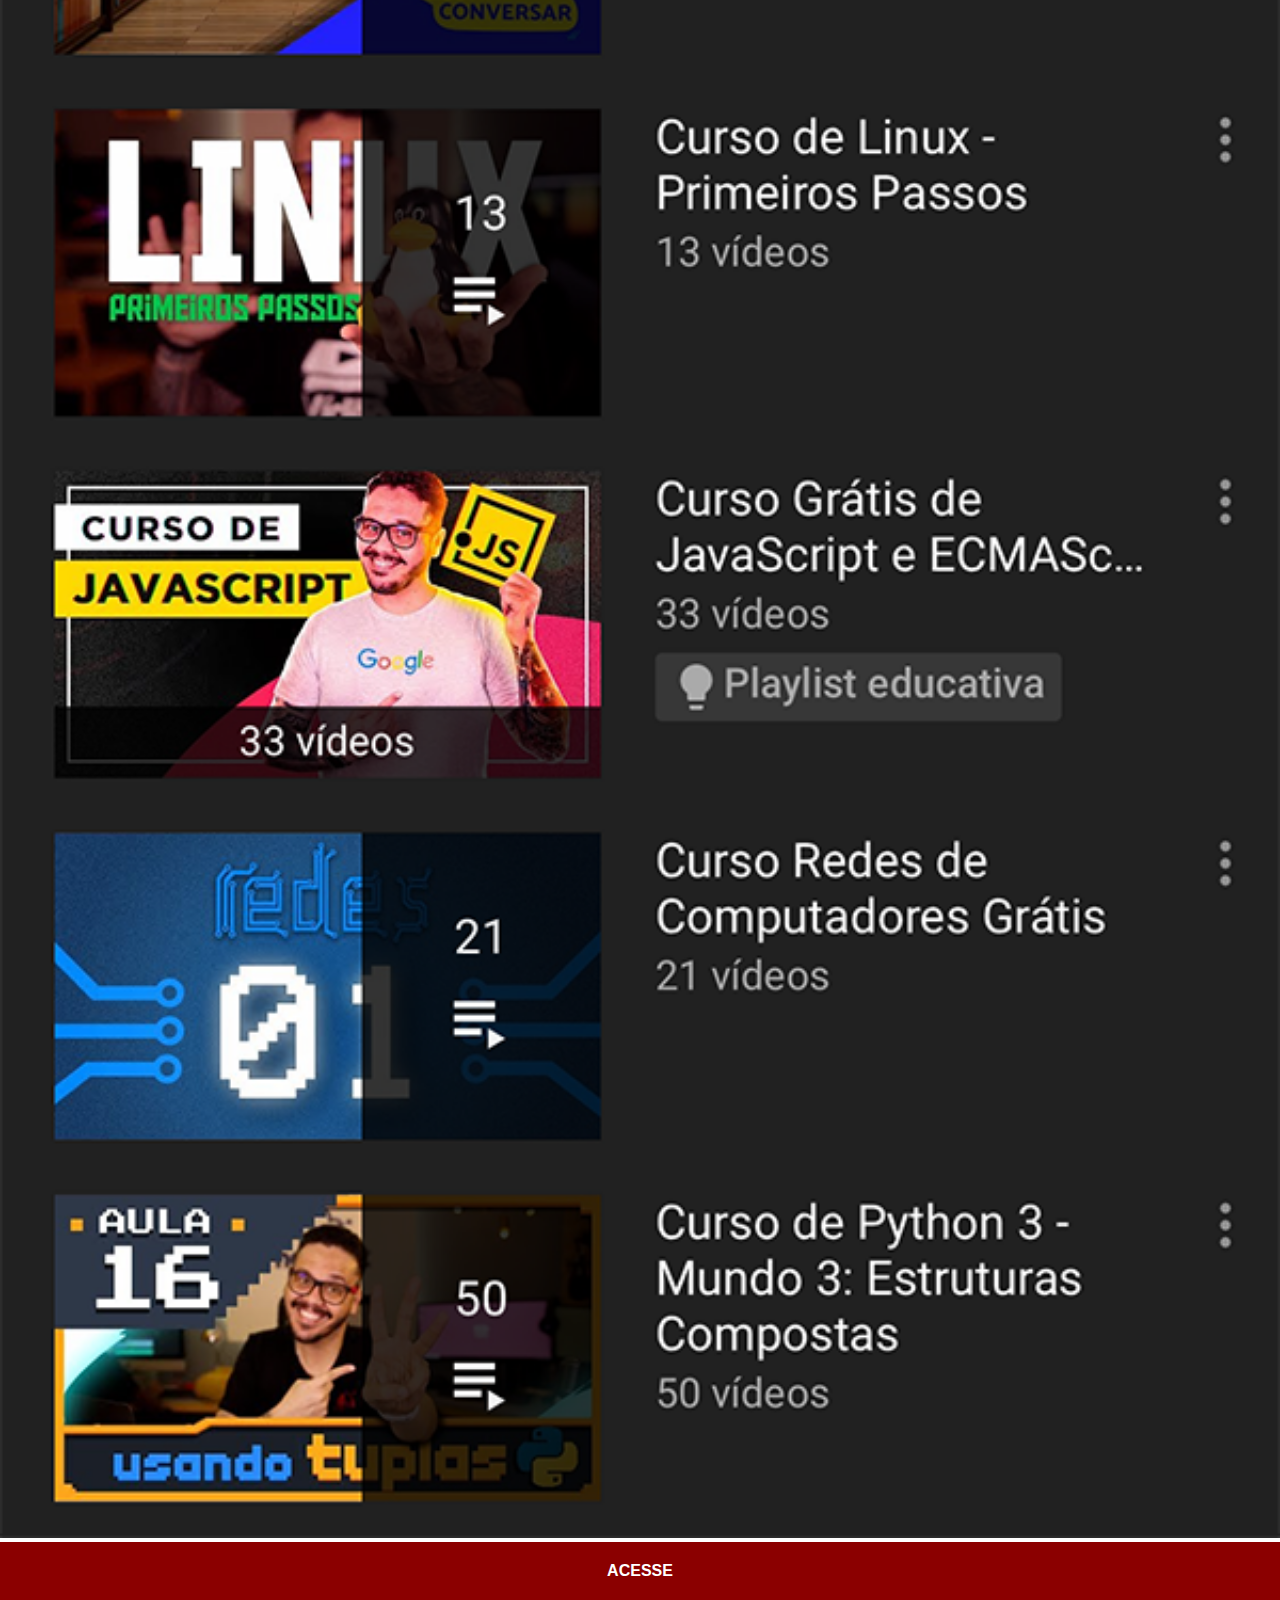
<file: youtube.html>
<!DOCTYPE html>
<html lang="pt-br">
<head>
    <meta charset="UTF-8">
    <meta http-equiv="X-UA-Compatible" content="IE=edge">
    <meta name="viewport" content="width=device-width, initial-scale=1.0">
    <title>YouTube</title>
    <link rel="stylesheet" href="estilos/social.css">
</head>
<body>
    <img src="imagens/tela-youtube.png" alt="YouTube">
    <a href="#">Acesse</a>
</body>
</html>
</file>
<file: estilos/style.css>
@charset "utf-8";

* {
    margin: 0px;
    padding: 0px;
    font-family: Arial, Helvetica, sans-serif;
}

html, body {
    width: 100vw;
    height: 100vh;
    background-color: black;
}

body {
    background: url(../imagens/fundo-madeira.jpg);
    background-attachment: fixed;
    background-size: cover;
}

main {
    position: relative;
    height: 100vh;
}

section#telefone {
    position: absolute;
    top: 50%;
    left: 50%;
    transform: translate(-50%, -50%);
    width: 311px;
    height: 627px;
    background: url(../imagens/frame-iphone.png) no-repeat;
}

iframe#tela {
    position: relative;
    top: 80px;
    left: 22px;
    width: 266px;
    height: 471px;
}

section#redes-sociais {
   position: relative;
   float: right;
   top: 50%;
   transform: translate(0, -50%);
}

section#redes-sociais img {
    width: 50px;
    border-radius: 50%;
    margin: 10px;
    box-shadow: 2px 2px 5px rgba(0, 0, 0, 0.400);
    box-sizing: border-box;
}

section#redes-sociais img:hover {
    border: 2px solid rgba(255, 255, 255, 0.600);
    transform: translate(-3px, -3px);
    box-shadow: 5px 5px 10px rgba(0, 0, 0, 0.600);
    transition: transform .3s, border 0.4s;
}
</file>
<file: estilos/social.css>
@charset "UTF-8";

* {
    margin: 0px;
    padding: 0px;
    font-family: Arial, Helvetica, sans-serif;
}

img {
    width: 100vw;
}

::-webkit-scrollbar {
    width: 0px;
    height: 0px;
}

a {
    background-color: darkred;
    width: 100vw;
    padding: 20px 0px;
    display: block;
    text-align: center;
    font-weight: bolder;
    text-decoration: none;
    color: white;
    text-transform: uppercase;
    transition: 1s;
}

a:hover {
    background: red;
    text-decoration: none;
    transition: 1s;
}
</file>
